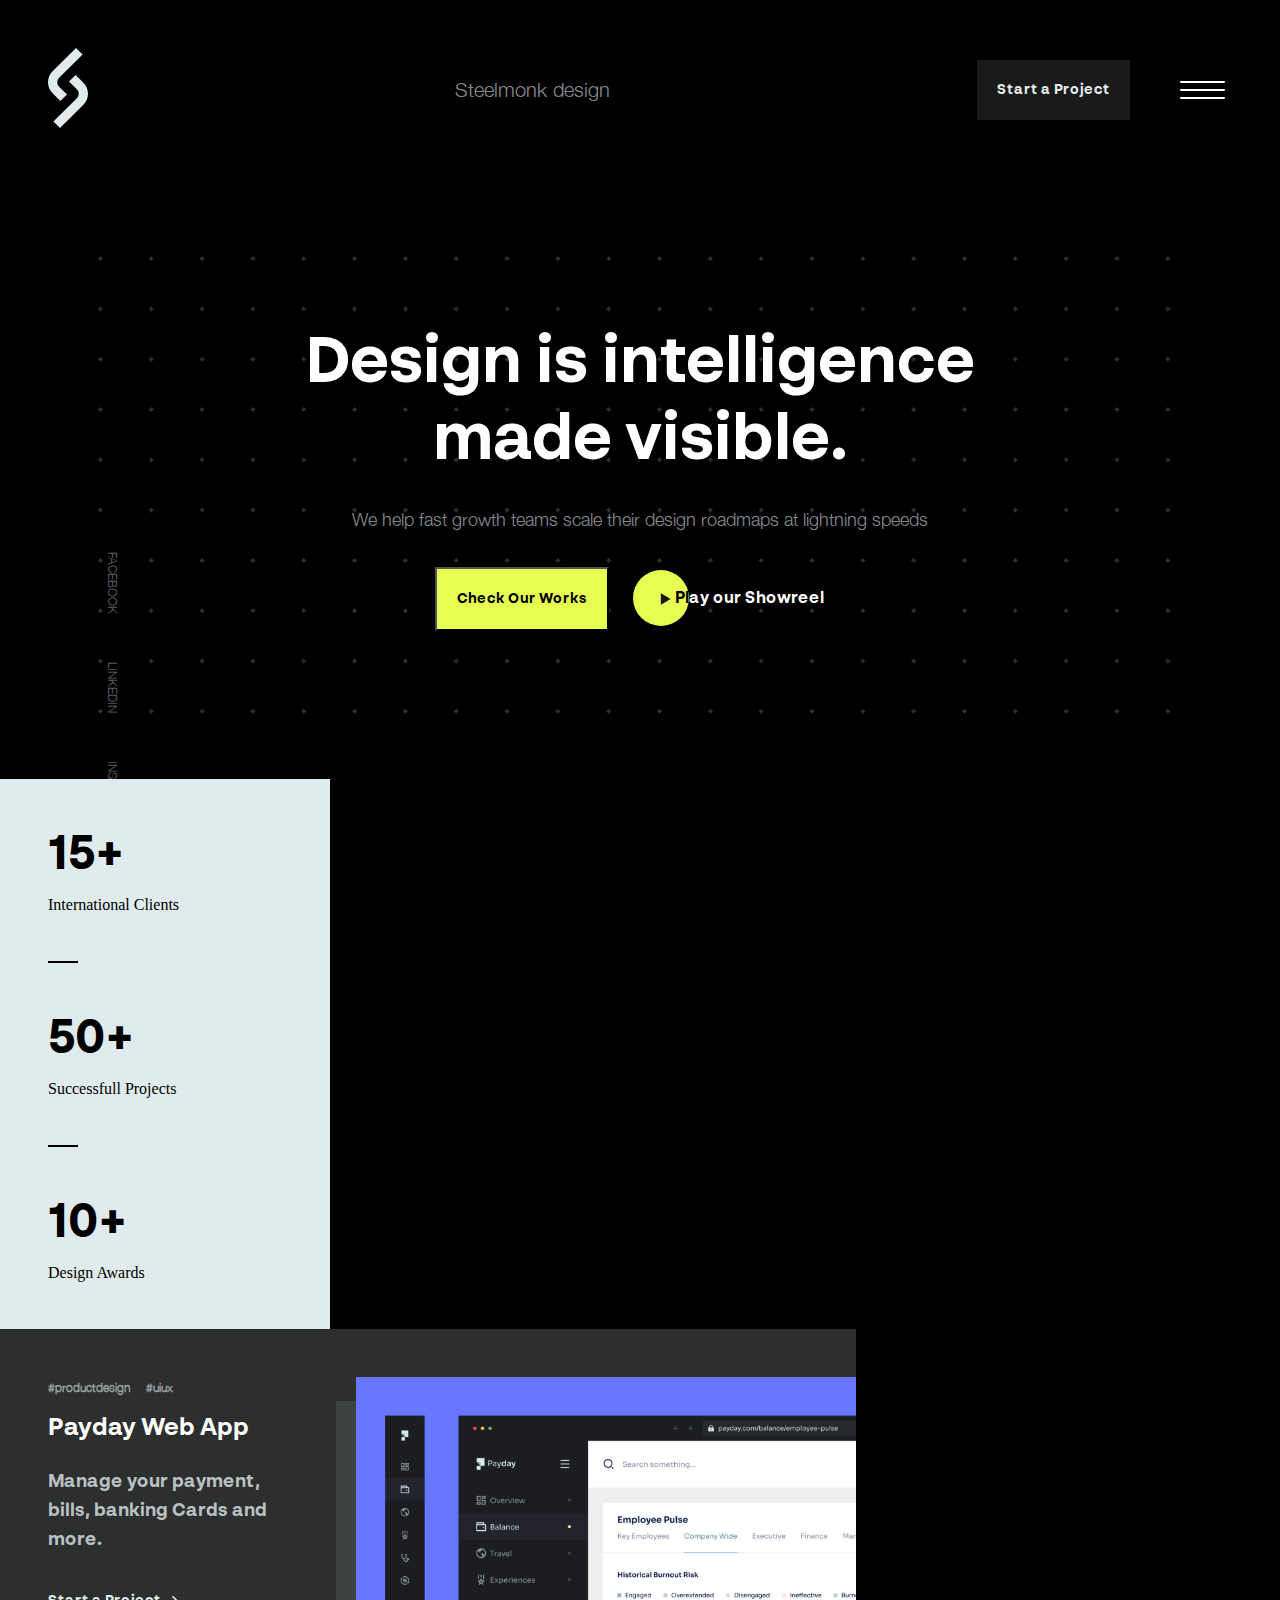
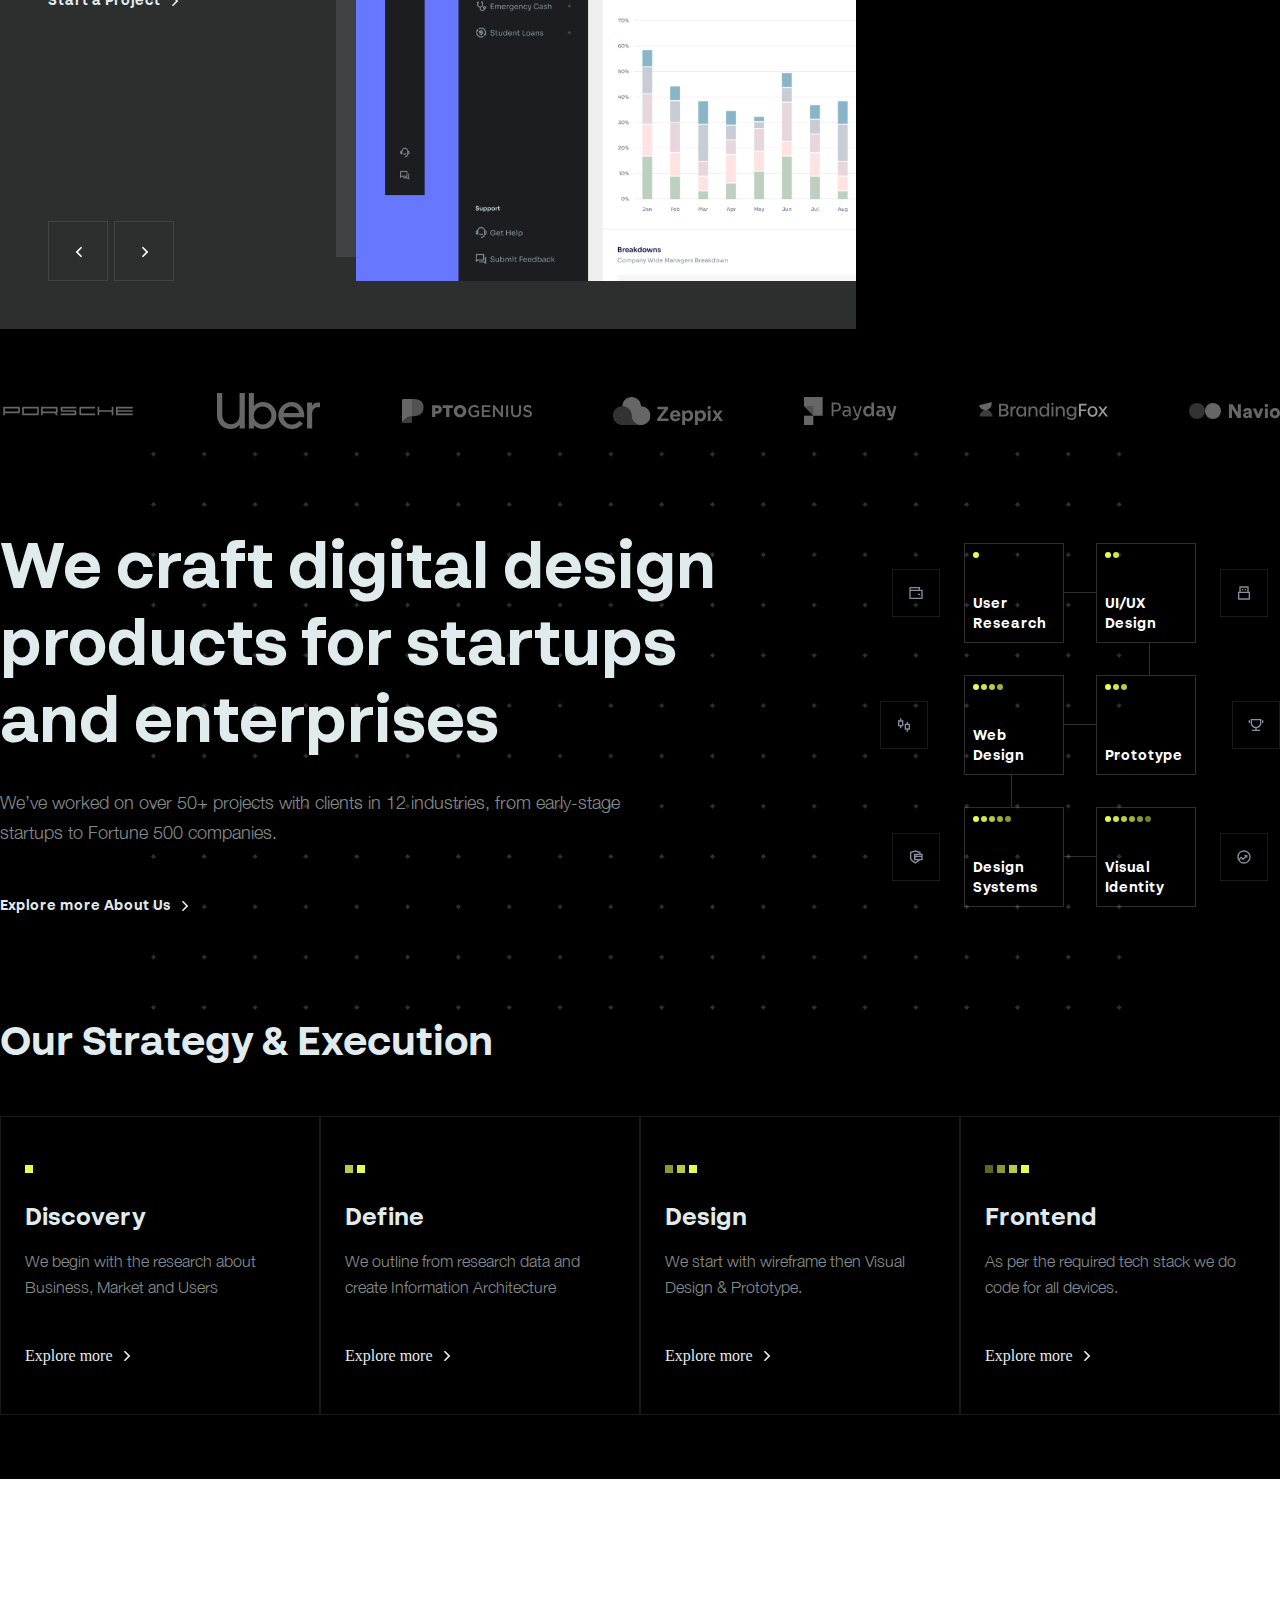
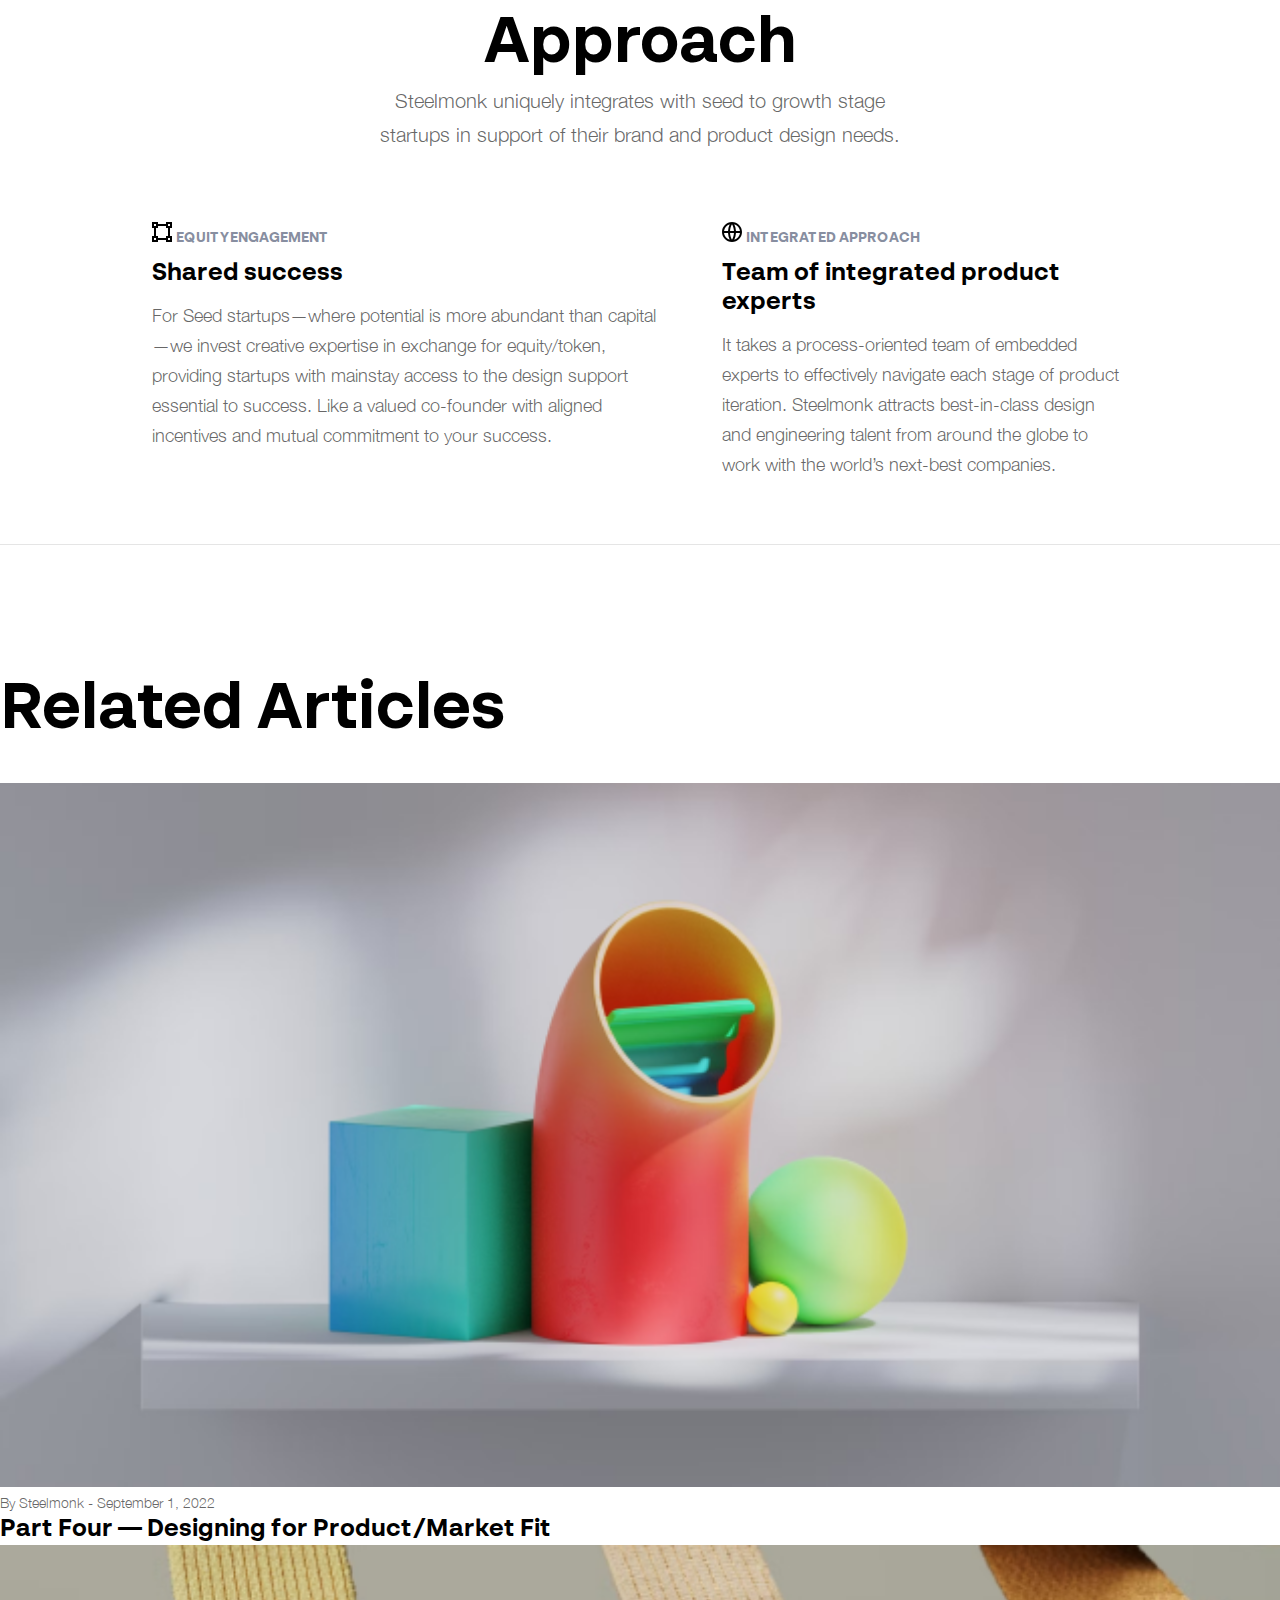
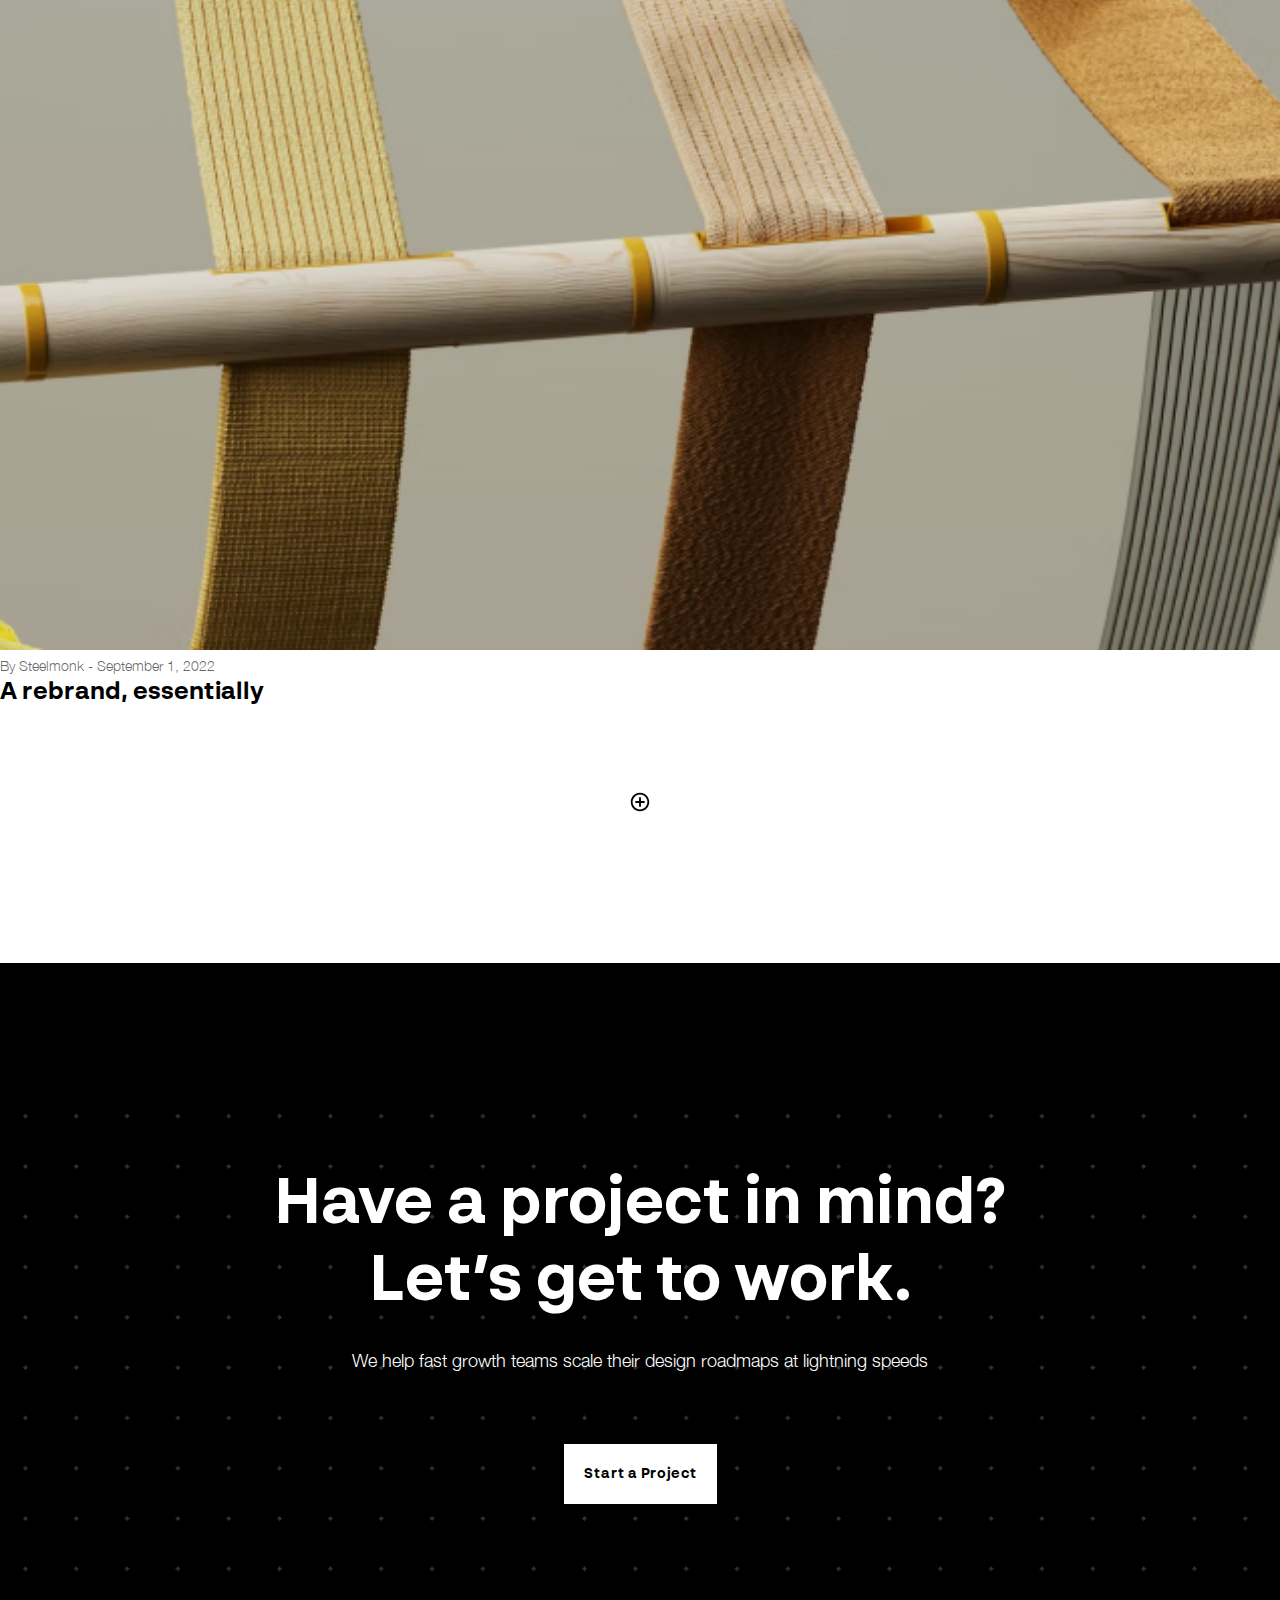
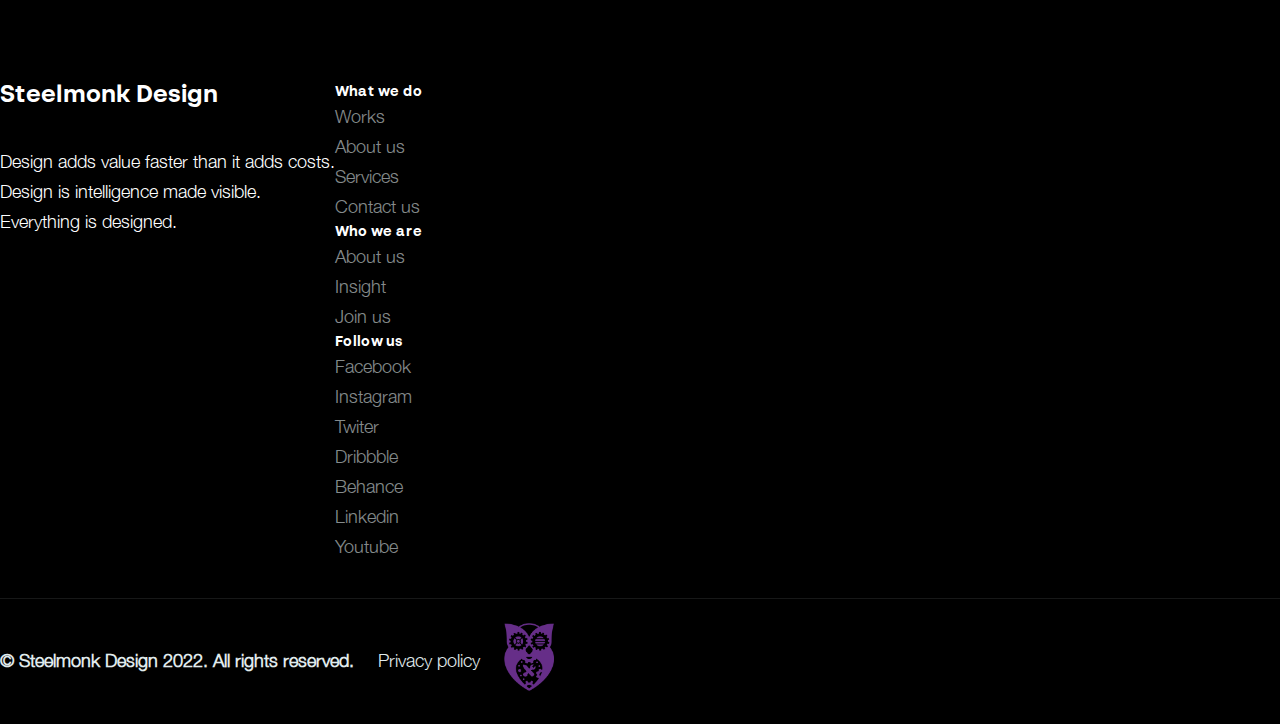
<file: index.html>
<!DOCTYPE html>
<html lang="en">
  <head>
    <meta charset="UTF-8" />
    <meta name="viewport" content="width=device-width, initial-scale=1.0" />
    <title>Steelmonk</title>
    <link rel="stylesheet" />
    <link
      href="https://cdn.jsdelivr.net/npm/bootstrap@5.3.2/dist/css/bootstrap.min.css"
      rel="stylesheet"
      integrity="sha384-T3c6CoIi6uLrA9TneNEoa7RxnatzjcDSCmG1MXxSR1GAsXEV/Dwwykc2MPK8M2HN"
      crossorigin="anonymous"
    />
    <link rel="stylesheet" href="css/main.css" />
  </head>
  <body id="body">
    <div class="body-links">
      <a href="#">FACEBOOK</a>
      <a href="#">LINKEDIN</a>
      <a href="#">INSTAGRAM</a>
      <div class="dots-space">
        <div class="dots"><!--content in scss--></div>
        <div class="dots"><!--content in scss--></div>
        <div class="dots"><!--content in scss--></div>
      </div>
    </div>
    <header class="container-fluid" id="header">
      <div class="col-sm-4">
        <a href="index.html"><img src="images/logo.svg" alt="Steelmonk" /></a>
      </div>
      <div class="col-sm-4 header-center">
        <span>Steelmonk design</span>
      </div>
      <div class="col-sm-4 header-end">
        <a href="start-project.html" class="btn header-btn">Start a Project</a>
        <div class="hamburger" onclick="toggleMenu()">
          <div class="hamburger-container">
            <div class="hamburger-inner"><!--content in scss--></div>
            <div class="hamburger-hidden"><!--content in scss--></div>
            <div class="hamburger-hidden right-line-1">
              <!--content in scss-->
            </div>
            <div class="hamburger-hidden right-line-2">
              <!--content in scss-->
            </div>
          </div>
        </div>
      </div>
    </header>
    <section class="menu" id="menu">
      <div class="container">
        <div class="row justify-content-center">
          <div class="col-4 d-none d-sm-block">
            <div class="menu-links">
              <span>Follow us</span>
              <ul>
                <li><a href="#">Facebook</a></li>
                <li><a href="#">Instagram</a></li>
                <li><a href="#">Twiter</a></li>
                <li><a href="#">Dribbble</a></li>
                <li><a href="#">Behance</a></li>
                <li><a href="#">Linkedin</a></li>
                <li><a href="#">Youtube</a></li>
              </ul>
            </div>
          </div>
          <div class="col-12 col-sm-4">
            <div class="menu-links-2">
              <span>Menu</span>
              <nav class="menu-nav">
                <ul class="nav-list">
                  <li><a href="#">Works</a></li>
                  <li><a href="#">About us</a></li>
                  <li><a href="#">Services </a></li>
                  <li><a href="#">Contact us</a></li>
                </ul>
              </nav>
              <p>Have a project in mind? Let’s get to work.</p>
            </div>
          </div>
          <div class="col-4 d-none d-md-block">
            <img src="images/menu-img.svg" alt="img" class="menu-img" />
          </div>
        </div>
      </div>
    </section>
    <section class="main container-fluid">
      <div class="stars">
        <!--content in scss-->
      </div>
      <div class="main-text">
        <h1>Design is intelligence made visible.</h1>
        <p>
          We help fast growth teams scale their design roadmaps at lightning
          speeds
        </p>
        <div class="main-buttons">
          <button class="btn">Check Our Works</button>
          <a class="main-link">
            <img src="images/play-mini-fill.svg" alt="play icon" />
            <span><span>Pl</span>ay our Showreel</span>
          </a>
        </div>
      </div>
    </section>
    <section class="container">
      <div class="payday">
        <div class="row">
          <div class="col-sm-4">
            <div class="payday-statistic">
              <div class="payday-nmb">
                <div class="payday-nmb-text">
                  <h3>15+</h3>
                  <p>International Clients</p>
                </div>
                <img src="images/arrow-right-up.svg" alt="arrow" />
              </div>
              <div class="payday-line">
                <!-- content in scss -->
              </div>

              <div class="payday-nmb">
                <div class="payday-nmb-text">
                  <h3>50+</h3>
                  <p>Successfull Projects</p>
                </div>
                <img src="images/arrow-right-up.svg" alt="arrow" />
              </div>
              <div class="payday-line">
                <!-- content in scss -->
              </div>
              <div class="payday-nmb">
                <div class="payday-nmb-text">
                  <h3>10+</h3>
                  <p>Design Awards</p>
                </div>
                <img src="images/arrow-right-up.svg" alt="arrow" />
              </div>
            </div>
          </div>
          <div class="col-md-8">
            <div class="payday-content">
              <div class="payday-content-column">
                <div class="payday-content-text">
                  <div class="hashtags">
                    <a href="#"><span> #productdesign</span></a>
                    <a href="#"><span> #uiux</span></a>
                  </div>
                  <div class="payday-text-title">
                    <h3>Payday Web App</h3>
                    <p>Manage your payment, bills, banking Cards and more.</p>
                    <a href="start-project.html"
                      >Start a Project
                      <img src="images/arrow-left.svg" alt="arrow"
                    /></a>
                  </div>
                </div>
                <img
                  src="images/payday-img.svg"
                  alt="statistic"
                  class="payday-responsive-img"
                />
                <div class="payday-buttons">
                  <button class="btn payday-btn">
                    <img src="images/arrow-left-s-line.svg" alt="arrow" />
                  </button>
                  <button class="btn payday-btn">
                    <img src="images/arrow-right-s-line.svg" alt="arrow" />
                  </button>
                </div>
              </div>
              <div class="main-payday-column">
                <div class="payday-square"><!--content in scss--></div>
                <img src="images/payday-img.svg" alt="statistic" />
              </div>
            </div>
          </div>
        </div>
      </div>
    </section>
    <section class="container partners overflow-hidden">
      <img src="images/partners/porche.svg" alt="porche-log" /><img
        src="images/partners/uber.svg"
        alt="uber"
      /><img src="images/partners/ptogenius.svg" alt="ptogenius" /><img
        src="images/partners/zeppix.svg"
        alt="zeppix"
      /><img src="images/partners/payday.svg" alt="payday" /><img
        src="images/partners/brandingfox.svg"
        alt="brandingfox"
      />
      <img src="images/partners/navio.svg" alt="navio" />
    </section>
    <section class="container about-us">
      <div class="stars center">
        <!--content in scss-->
      </div>
      <div class="about-us-text">
        <h2>We craft digital design products for startups and enterprises</h2>
        <p>
          We’ve worked on over 50+ projects with clients in 12 industries, from
          early-stage <br />startups to Fortune 500 companies.
        </p>
        <a href="#"
          ><span>Explore more About Us</span>
          <img src="images/arrow-left.svg" alt="arrow"
        /></a>
      </div>
      <div class="about-us-content">
        <div class="about-us-row">
          <img src="images/icons/wallet-line.svg" alt="wallet" />
          <div class="about-row-content">
            <div class="about-square">
              <div class="square-circles">
                <div class="circle"><!--content in scss--></div>
              </div>
              <p>User<br />Research</p>
            </div>
            <div class="line"><!--content in scss--></div>
            <div class="about-square">
              <div class="square-circles">
                <div class="circle"><!--content in scss--></div>
                <div class="circle-1"><!--content in scss--></div>
              </div>
              <p>UI/UX<br />Design</p>
            </div>
          </div>
          <img src="images/icons/u-disk-line.svg" alt="usb" />
        </div>
        <div class="line"><!--content in scss--></div>
        <div class="vertical-line"><!--content in scss--></div>
        <div class="about-us-row-center">
          <img src="images/icons/stock-line.svg" alt="stock" />
          <div class="about-row-content">
            <div class="about-square">
              <div class="square-circles">
                <div class="circle"><!--content in scss--></div>
                <div class="circle-1"><!--content in scss--></div>
                <div class="circle-2"><!--content in scss--></div>
                <div class="circle-3"><!--content in scss--></div>
              </div>
              <p>Web<br />Design</p>
            </div>
            <div class="line"><!--content in scss--></div>
            <div class="about-square">
              <div class="square-circles">
                <div class="circle"><!--content in scss--></div>
                <div class="circle-1"><!--content in scss--></div>
                <div class="circle-2"><!--content in scss--></div>
              </div>
              <p>Prototype</p>
            </div>
          </div>
          <img src="images/icons/trophy-line.svg" alt="cup icon" />
        </div>
        <div class="line"><!--content in scss--></div>
        <div class="vertical-line-2"><!--content in scss--></div>
        <div class="about-us-row">
          <img
            src="images/icons/secure-payment-line.svg"
            alt="secure payment"
          />
          <div class="about-row-content">
            <div class="about-square">
              <div class="square-circles">
                <div class="circle"><!--content in scss--></div>
                <div class="circle-1"><!--content in scss--></div>
                <div class="circle-2"><!--content in scss--></div>
                <div class="circle-3"><!--content in scss--></div>
                <div class="circle-4"><!--content in scss--></div>
              </div>
              <p>Design<br />Systems</p>
            </div>
            <div class="line"><!--content in scss--></div>
            <div class="about-square">
              <div class="square-circles">
                <div class="circle"><!--content in scss--></div>
                <div class="circle-1"><!--content in scss--></div>
                <div class="circle-2"><!--content in scss--></div>
                <div class="circle-3"><!--content in scss--></div>
                <div class="circle-4"><!--content in scss--></div>
                <div class="circle-5"><!--content in scss--></div>
              </div>
              <p>Visual<br />Identity</p>
            </div>
          </div>
          <img src="images/icons/funds-line.svg" alt="usb" />
        </div>
      </div>
      <a href="#"
        ><span>Explore more About Us</span>
        <img src="images/arrow-left.svg" alt="arrow"
      /></a>
    </section>
    <section class="strategy container">
      <h2>Our Strategy & Execution</h2>
      <div class="container strategy-content">
        <div class="strategy-square">
          <div class="strategy-small-squares">
            <div class="small-square"><!--content in scss--></div>
          </div>
          <h3>Discovery</h3>
          <p>We begin with the research about Business, Market and Users</p>
          <a href="#"
            >Explore more <img src="images/arrow-left.svg" alt="arrow"
          /></a>
        </div>
        <div class="strategy-square">
          <div class="strategy-small-squares">
            <div class="small-square-2"><!--content in scss--></div>
            <div class="small-square"><!--content in scss--></div>
          </div>
          <h3>Define</h3>
          <p>
            We outline from research data and create Information Architecture
          </p>
          <a href="#"
            >Explore more <img src="images/arrow-left.svg" alt="arrow"
          /></a>
        </div>
        <div class="strategy-square">
          <div class="strategy-small-squares">
            <div class="small-square-3"><!--content in scss--></div>
            <div class="small-square-2"><!--content in scss--></div>
            <div class="small-square"><!--content in scss--></div>
          </div>
          <h3>Design</h3>
          <p>We start with wireframe then Visual Design & Prototype.</p>
          <a href="#"
            >Explore more <img src="images/arrow-left.svg" alt="arrow"
          /></a>
        </div>
        <div class="strategy-square">
          <div class="strategy-small-squares">
            <div class="small-square-4"><!--content in scss--></div>
            <div class="small-square-3"><!--content in scss--></div>
            <div class="small-square-2"><!--content in scss--></div>
            <div class="small-square"><!--content in scss--></div>
          </div>
          <h3>Frontend</h3>
          <p>As per the required tech stack we do code for all devices.</p>
          <a href="#"
            >Explore more <img src="images/arrow-left.svg" alt="arrow"
          /></a>
        </div>
      </div>
    </section>
    <section class="approach container-fluid flex-column">
      <div class="container d-flex justify-content-between">
        <div class="approach-title">
          <h2 class="mb-4">Approach</h2>
          <p>
            Steelmonk uniquely integrates with seed to growth stage startups in
            support of their brand and product design needs.
          </p>
        </div>
        <div class="approach-text">
          <div class="approach-text-div approach-text-div-1">
            <img
              src="images/icons/square-icon.svg"
              alt="square-icon"
              class="mb-4"
            />
            <span class="d-block">EQUITY ENGAGEMENT</span>
            <h4>Shared success</h4>
            <p>
              For Seed startups—where potential is more abundant than capital—we
              invest creative expertise in exchange for equity/token, providing
              startups with mainstay access to the design support essential to
              success. Like a valued co-founder with aligned incentives and
              mutual commitment to your success.
            </p>
          </div>
          <div class="approach-text-div approach-text-div-2">
            <img
              src="images/icons/web-world.svg"
              alt="square-icon"
              class="mb-4"
            />
            <span class="d-block">INTEGRATED APPROACH</span>
            <h4>Team of integrated product experts</h4>
            <p>
              It takes a process-oriented team of embedded experts to
              effectively navigate each stage of product iteration. Steelmonk
              attracts best-in-class design and engineering talent from around
              the globe to work with the world’s next-best companies.
            </p>
          </div>
        </div>
      </div>
    </section>
    <section class="articles container-fluid flex-column">
      <div class="container flex-column">
        <h2>Related Articles</h2>
        <div
          class="d-flex justify-content-center gap-4 flex-column flex-sm-row"
        >
          <div class="col-sm-6">
            <img src="images/figures.png" alt="figures" class="mb-4" />
            <p class="mb-3">By Steelmonk - September 1, 2022</p>
            <h3>Part Four — Designing for Product/Market Fit</h3>
          </div>
          <div class="col-sm-6">
            <img src="images/weaving.png" alt="weaving" class="mb-4" />
            <p class="mb-3">By Steelmonk - September 1, 2022</p>
            <h3>A rebrand, essentially</h3>
          </div>
        </div>
      </div>
      <img src="images/icons/plus.svg" alt="plus icon" class="articles-icon" />
    </section>
    <footer class="container">
      <div class="footer-text">
        <h2>Have a project in mind? Let’s get to work.</h2>
        <p>
          We help fast growth teams scale their design roadmaps at lightning
          speeds
        </p>
        <a href="start-project.html" class="footer-btn">Start a Project</a>
      </div>
      <div class="footer-menu">
        <div class="col-sm-6">
          <div class="footer-menu-title">
            <h2>Steelmonk Design</h2>
            <div class="footer-animation overflow-hidden">
              <ul>
                <li class="text-nowrap">
                  Design adds value faster than it adds costs.
                </li>
                <li class="text-nowrap">
                  Design is intelligence made visible.
                </li>
                <li class="text-nowrap">Everything is designed.</li>
              </ul>
            </div>
          </div>
        </div>
        <div class="col-sm-6">
          <div class="row">
            <div class="col-4 d-flex flex-column gap-3">
              <span>What we do</span>
              <nav class="menu-nav">
                <ul class="d-flex flex-column gap-3">
                  <li><a href="#">Works</a></li>
                  <li><a href="#">About us</a></li>
                  <li><a href="#">Services </a></li>
                  <li><a href="#">Contact us</a></li>
                </ul>
              </nav>
            </div>
            <div class="col-4 footer-about d-flex flex-column gap-3">
              <span>Who we are</span>
              <nav>
                <ul class="d-flex flex-column gap-3">
                  <li><a href="#">About us</a></li>
                  <li><a href="#">Insight</a></li>
                  <li><a href="#">Join us</a></li>
                </ul>
              </nav>
            </div>
            <div class="col-4 footer-contact d-flex flex-column gap-3">
              <span>Follow us</span>
              <ul class="d-flex flex-column gap-3">
                <li><a href="#">Facebook</a></li>
                <li><a href="#">Instagram</a></li>
                <li><a href="#">Twiter</a></li>
                <li><a href="#">Dribbble</a></li>
                <li><a href="#">Behance</a></li>
                <li><a href="#">Linkedin</a></li>
                <li><a href="#">Youtube</a></li>
              </ul>
            </div>
          </div>
        </div>
      </div>
      <div class="copyright">
        <span>© Steelmonk Design 2022. All rights reserved.</span>
        <a href="#">Privacy policy</a>
        <a href="https://geolab.edu.ge/">
          <img src="images/geolab.png" alt="geolab"
        /></a>
      </div>
    </footer>
  </body>
  <script src="js/script.js"></script>
  <script src="https://ajax.googleapis.com/ajax/libs/jquery/3.7.1/jquery.min.js"></script>
  <script
    src="https://cdn.jsdelivr.net/npm/bootstrap@5.3.2/dist/js/bootstrap.bundle.min.js"
    integrity="sha384-C6RzsynM9kWDrMNeT87bh95OGNyZPhcTNXj1NW7RuBCsyN/o0jlpcV8Qyq46cDfL"
    crossorigin="anonymous"
  ></script>
</html>
</file>
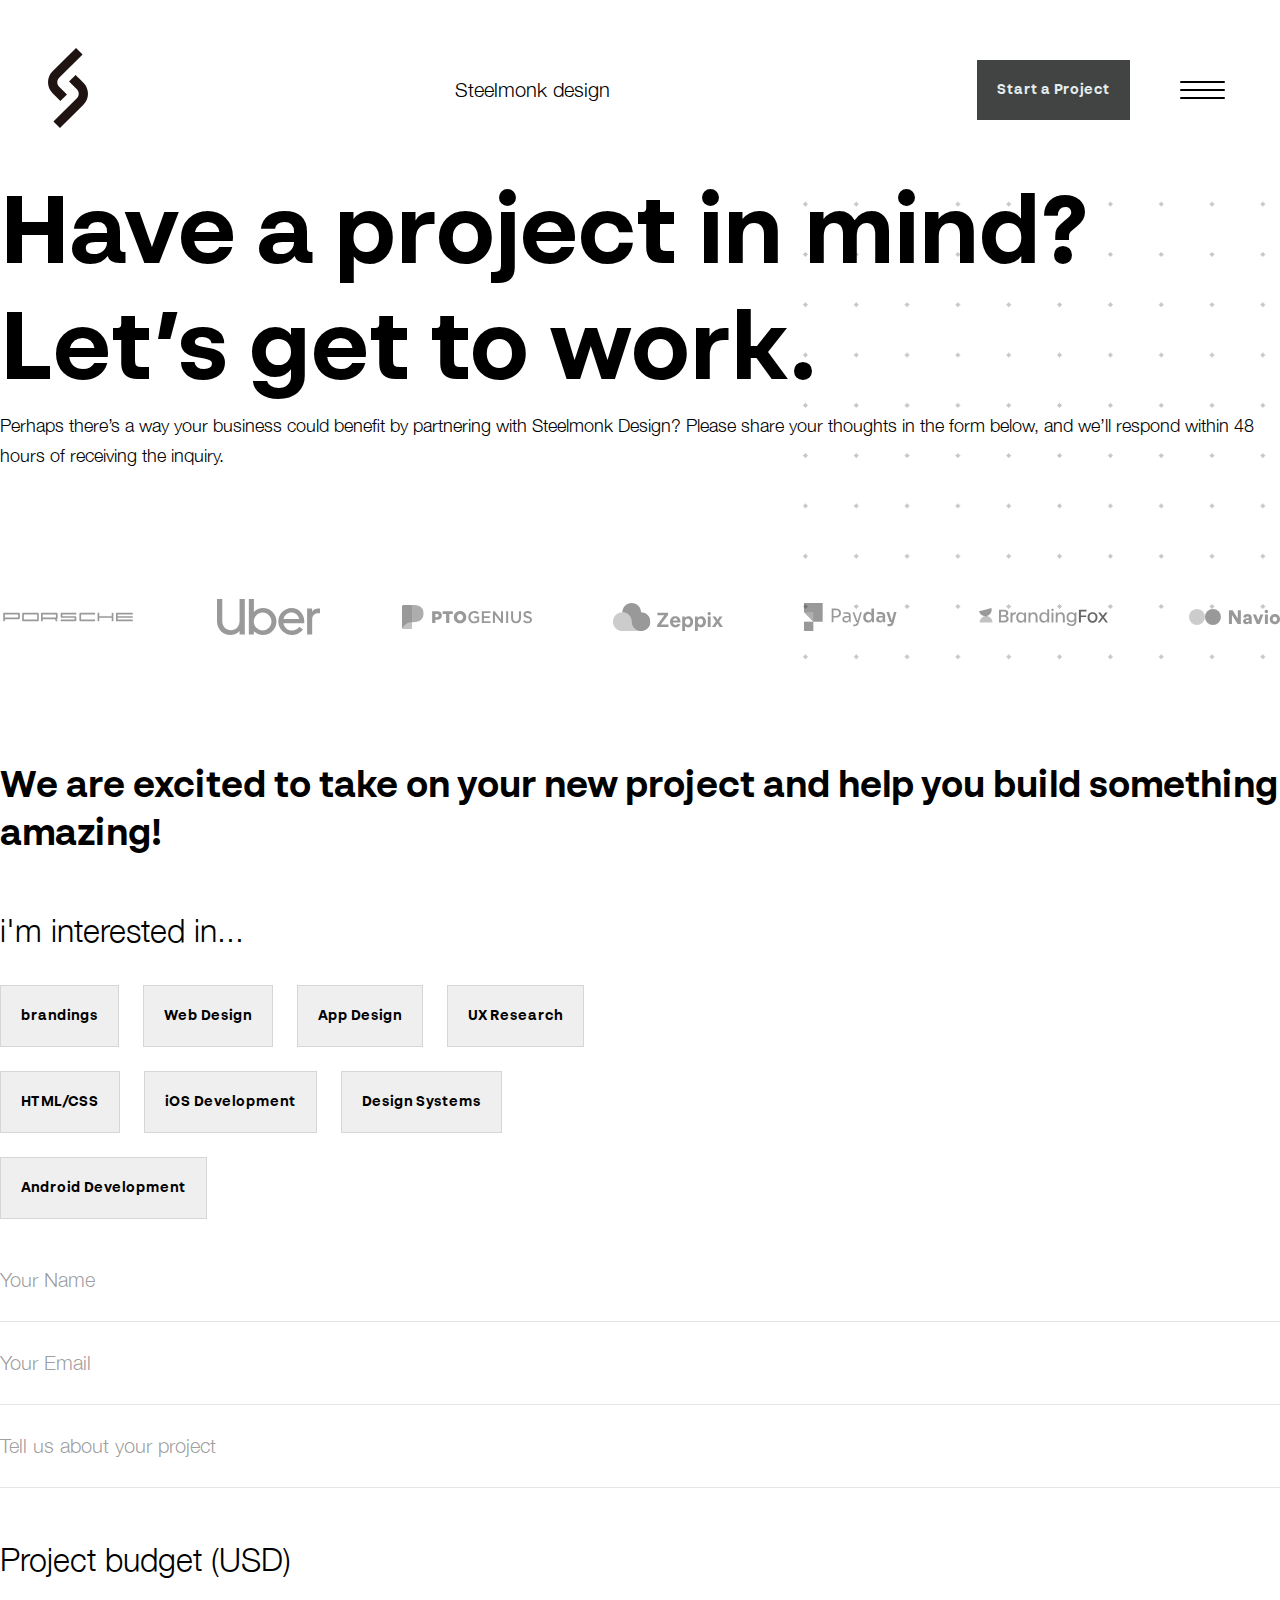
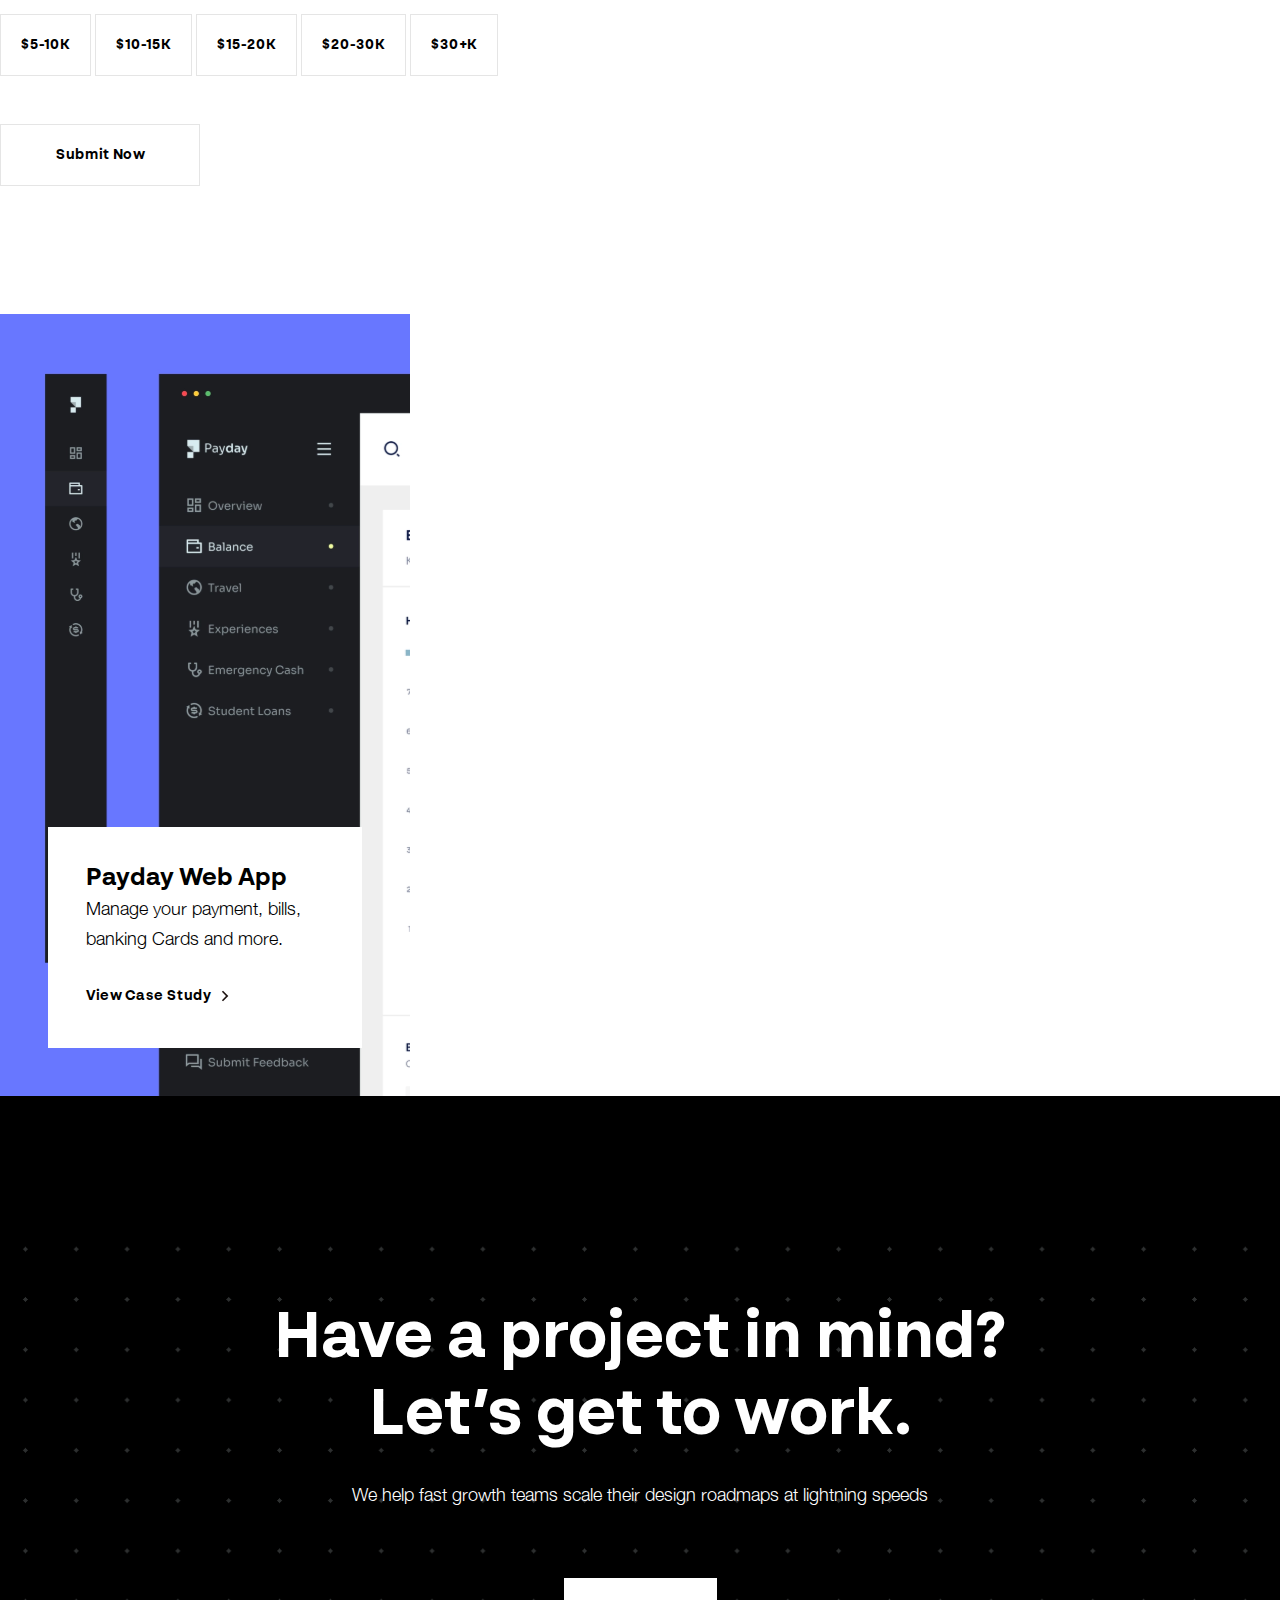
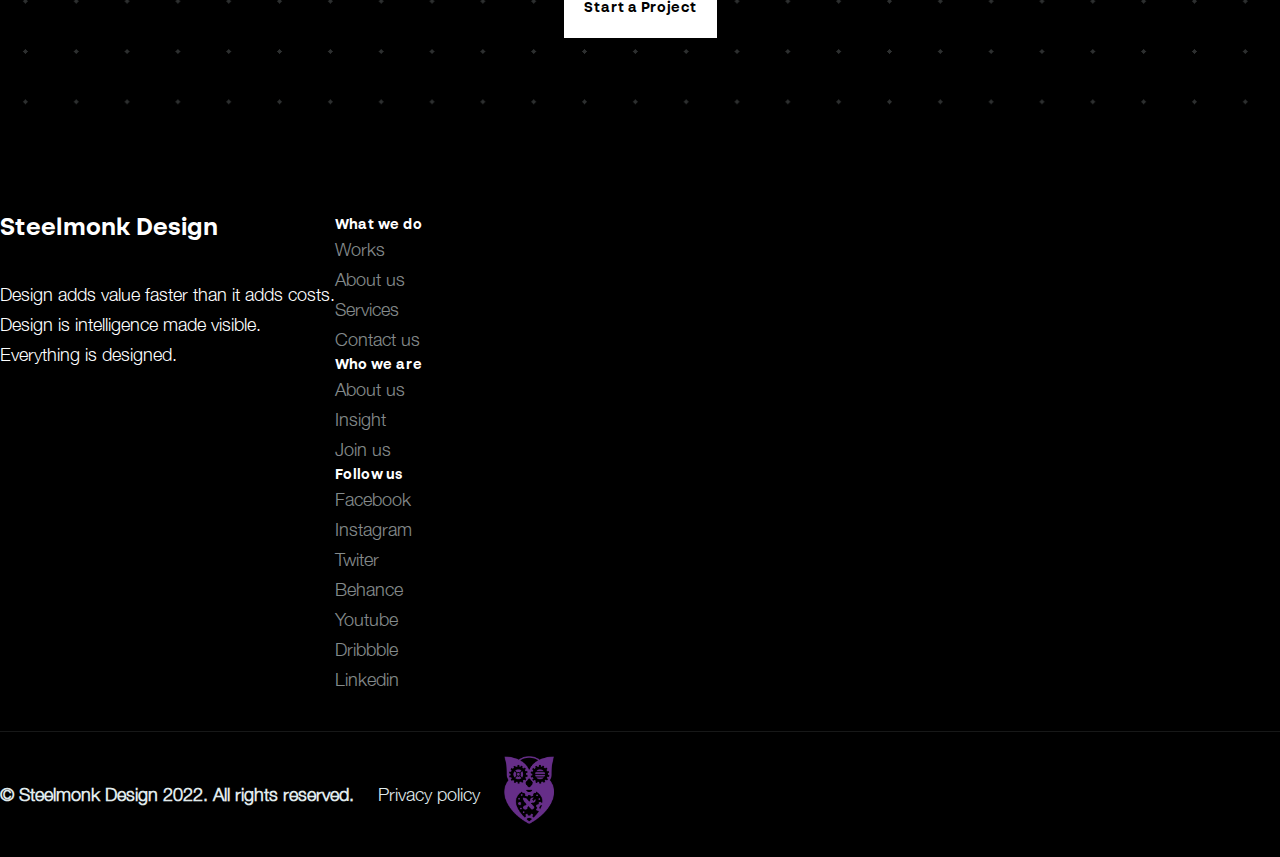
<file: start-project.html>
<!DOCTYPE html>
<html lang="en">
  <head>
    <meta charset="UTF-8" />
    <meta name="viewport" content="width=device-width, initial-scale=1.0" />
    <title>Document</title>
    <link rel="stylesheet" />
    <link
      href="https://cdn.jsdelivr.net/npm/bootstrap@5.3.2/dist/css/bootstrap.min.css"
      rel="stylesheet"
      integrity="sha384-T3c6CoIi6uLrA9TneNEoa7RxnatzjcDSCmG1MXxSR1GAsXEV/Dwwykc2MPK8M2HN"
      crossorigin="anonymous"
    />
    <link rel="stylesheet" href="css/main.css" />
  </head>
  <body id="start-project">
    <header class="container-fluid" id="header">
      <div class="col-sm-4">
        <a href="index.html"><img src="images/logo.svg" alt="Steelmonk" /></a>
      </div>
      <div class="col-sm-4 header-center">
        <span>Steelmonk design</span>
      </div>
      <div class="col-sm-4 header-end">
        <a class="btn header-btn">Start a Project</a>
        <div class="hamburger" onclick="toggleMenu()">
          <div class="hamburger-container">
            <div class="hamburger-inner"></div>
            <div class="hamburger-hidden"></div>
            <div class="hamburger-hidden right-line-1"></div>
            <div class="hamburger-hidden right-line-2"></div>
          </div>
        </div>
      </div>
    </header>
    <section class="menu" id="menu">
      <div class="container">
        <div class="row justify-content-center">
          <div class="col-4 d-none d-sm-block">
            <div class="menu-links">
              <span>Follow us</span>
              <ul>
                <li><a href="#">Facebook</a></li>
                <li><a href="#">Instagram</a></li>
                <li><a href="#">Twiter</a></li>
                <li><a href="#">Dribbble</a></li>
                <li><a href="#">Behance</a></li>
                <li><a href="#">Linkedin</a></li>
                <li><a href="#">Youtube</a></li>
              </ul>
            </div>
          </div>
          <div class="col-12 col-sm-4">
            <div class="menu-links-2">
              <span>Menu</span>
              <nav class="menu-nav">
                <ul class="nav-list">
                  <li><a href="#"> Works </a></li>
                  <li><a href="#"> About us </a></li>
                  <li><a href="#"> Services </a></li>
                  <li><a href="#"> Contact us </a></li>
                </ul>
              </nav>
              <p>Have a project in mind? Let’s get to work.</p>
            </div>
          </div>
          <div class="col-4 d-none d-md-block">
            <img src="images/menu-img.svg" alt="img" class="menu-img" />
          </div>
        </div>
      </div>
    </section>
    <section class="second-hero">
      <div class="container">
        <div class="col-9">
          <div class="second-hero-text">
            <h1>Have a project in mind? Let’s get to work.</h1>
            <p>
              Perhaps there’s a way your business could benefit by partnering
              with Steelmonk Design? Please share your thoughts in the form
              below, and we’ll respond within 48 hours of receiving the inquiry.
            </p>
          </div>

          <div class="second-stars"><!--content in scss--></div>
        </div>
      </div>
    </section>
    <section class="container">
      <div class="second-partners">
        <img src="images/partners/porche.svg" alt="porche-log" /><img
          src="images/partners/uber.svg"
          alt="uber"
        /><img src="images/partners/ptogenius.svg" alt="ptogenius" /><img
          src="images/partners/zeppix.svg"
          alt="zeppix"
        /><img src="images/partners/payday.svg" alt="payday" /><img
          src="images/partners/brandingfox.svg"
          alt="brandingfox"
        />
        <img src="images/partners/navio.svg" alt="navio" />
      </div>
    </section>
    <section class="container">
      <div class="offers">
        <div class="row">
          <div class="col-8 m-auto">
            <div class="offers-content">
              <h2>
                We are excited to take on your new project and help you build
                something amazing!
              </h2>
              <div class="offers-text">
                <p>i'm interested in...</p>
                <div class="offers-buttons">
                  <button class="btn offers-btn">brandings</button>
                  <button class="btn offers-btn">Web Design</button>
                  <button class="btn offers-btn">App Design</button>
                  <button class="btn offers-btn">UX Research</button>
                  <button class="btn offers-btn">HTML/CSS</button>
                  <button class="btn offers-btn">iOS Development</button>
                  <button class="btn offers-btn">Design Systems</button>
                  <button class="btn offers-btn">Android Development</button>
                </div>
              </div>
              <form action="#">
                <input type="text" placeholder="Your Name" />
                <input type="email" placeholder="Your Email" />
                <input type="text" placeholder="Tell us about your project" />

                <div class="budget">
                  <h4>Project budget (USD)</h4>
                  <div class="d-flex gap-4 budget-buttons">
                    <button class="budget-btn">$5-10K</button>
                    <button class="budget-btn">$10-15K</button>
                    <button class="budget-btn">$15-20K</button>
                    <button class="budget-btn">$20-30K</button>
                    <button class="budget-btn">$30+K</button>
                  </div>
                  <button type="submit" class="btn btn-primary budget-submit">
                    Submit Now
                  </button>
                </div>
              </form>
            </div>
          </div>
          <div class="col-4 d-none d-xl-block">
            <div class="offers-img">
              <div class="offers-square">
                <h3 class="mb-3">Payday Web App</h3>
                <p>Manage your payment, bills, banking Cards and more.</p>
                <a href="#"
                  >View Case Study <img src="images/arrow-left.svg" alt="arrow"
                /></a>
              </div>
            </div>
          </div>
        </div>
      </div>
    </section>
    <footer class="container-fluid">
      <div class="container">
        <div class="footer-text">
          <h2>Have a project in mind? Let’s get to work.</h2>
          <p>
            We help fast growth teams scale their design roadmaps at lightning
            speeds
          </p>
          <a href="start-project.html" class="footer-btn">Start a Project</a>
        </div>
        <div class="footer-menu">
          <div class="col-sm-6">
            <div class="footer-menu-title">
              <h2>Steelmonk Design</h2>
              <div class="footer-animation overflow-hidden">
                <ul>
                  <li class="text-nowrap">
                    Design adds value faster than it adds costs.
                  </li>
                  <li class="text-nowrap">
                    Design is intelligence made visible.
                  </li>
                  <li class="text-nowrap">Everything is designed.</li>
                </ul>
              </div>
            </div>
          </div>
          <div class="col-sm-6">
            <div class="row">
              <div class="col-4 d-flex flex-column gap-3">
                <span>What we do</span>
                <nav class="menu-nav">
                  <ul class="d-flex flex-column gap-3">
                    <li><a href="#"> Works </a></li>
                    <li><a href="#"> About us </a></li>
                    <li><a href="#"> Services </a></li>
                    <li><a href="#"> Contact us </a></li>
                  </ul>
                </nav>
              </div>
              <div class="col-4 footer-about d-flex flex-column gap-3">
                <span>Who we are</span>
                <nav>
                  <ul class="d-flex flex-column gap-3">
                    <li><a href="#">About us</a></li>
                    <li><a href="#">Insight</a></li>
                    <li><a href="#">Join us</a></li>
                  </ul>
                </nav>
              </div>
              <div class="col-4 footer-contact d-flex flex-column gap-3">
                <span>Follow us</span>
                <ul class="d-flex flex-column gap-3">
                  <li><a href="#">Facebook</a></li>
                  <li><a href="#">Instagram</a></li>
                  <li><a href="#">Twiter</a></li>
                  <li><a href="#">Behance</a></li>
                  <li><a href="#">Youtube</a></li>
                  <li><a href="#">Dribbble</a></li>
                  <li><a href="#">Linkedin</a></li>
                </ul>
              </div>
            </div>
          </div>
        </div>
        <div class="copyright">
          <span>© Steelmonk Design 2022. All rights reserved.</span>
          <a href="#">Privacy policy</a>
          <a href="https://geolab.edu.ge/">
            <img src="images/geolab.png" alt="geolab"
          /></a>
        </div>
      </div>
    </footer>
  </body>
  <script src="js/script.js"></script>
  <script src="https://ajax.googleapis.com/ajax/libs/jquery/3.7.1/jquery.min.js"></script>
  <script
    src="https://cdn.jsdelivr.net/npm/bootstrap@5.3.2/dist/js/bootstrap.bundle.min.js"
    integrity="sha384-C6RzsynM9kWDrMNeT87bh95OGNyZPhcTNXj1NW7RuBCsyN/o0jlpcV8Qyq46cDfL"
    crossorigin="anonymous"
  ></script>
</html>
</file>
<file: css/main.css>
html,body,div,span,applet,object,iframe,h1,h2,h3,h4,h5,h6,p,blockquote,pre,a,abbr,acronym,address,big,cite,code,del,dfn,em,img,ins,kbd,q,s,samp,small,strike,strong,sub,sup,tt,var,b,u,i,center,dl,dt,dd,ol,ul,li,fieldset,form,label,legend,table,caption,tbody,tfoot,thead,tr,th,td,article,aside,canvas,details,embed,figure,figcaption,footer,header,hgroup,menu,nav,output,ruby,section,summary,time,mark,audio,video{margin:0;padding:0;border:0;font-size:100%;font:inherit;vertical-align:baseline}article,aside,details,figcaption,figure,footer,header,hgroup,menu,nav,section{display:block}body{line-height:1}ol,ul{list-style:none}blockquote,q{quotes:none}blockquote:before,blockquote:after,q:before,q:after{content:"";content:none}table{border-collapse:collapse;border-spacing:0}a{text-decoration:none}*{-webkit-box-sizing:border-box;box-sizing:border-box}header{background-color:#000;display:-webkit-box;display:-ms-flexbox;display:flex;-webkit-box-align:center;-ms-flex-align:center;align-items:center;-webkit-box-pack:justify;-ms-flex-pack:justify;justify-content:space-between;padding:48px}header .header-center{display:-webkit-box;display:-ms-flexbox;display:flex;-webkit-box-pack:center;-ms-flex-pack:center;justify-content:center}header .header-center span{font-family:Helvetica Neue;font-size:20px;line-height:34px;color:rgba(224,235,237,.6);cursor:default}header .header-end{display:-webkit-box;display:-ms-flexbox;display:flex;-webkit-box-pack:end;-ms-flex-pack:end;justify-content:end;-webkit-column-gap:42px;-moz-column-gap:42px;column-gap:42px;-webkit-box-align:center;-ms-flex-align:center;align-items:center}header .header-end .header-btn{font-family:BRSonoma-Bold;font-size:14px;font-weight:700;line-height:20px;color:#e0ebed;padding:20px;background:none;-webkit-transition:all .3s;-o-transition:all .3s;transition:all .3s;position:relative;cursor:pointer;outline:none}header .header-end .header-btn:hover{color:#e6fe52}header .header-end .header-btn.header-btn::before{content:"";position:absolute;top:0;left:0;width:100%;height:100%;z-index:1;background-color:rgba(255,255,255,.1);-webkit-transition:all .3s;-o-transition:all .3s;transition:all .3s}header .header-end .header-btn:hover::before{opacity:0;-webkit-transform:scale(0.5, 0.5);-ms-transform:scale(0.5, 0.5);transform:scale(0.5, 0.5)}header .header-end .header-btn.header-btn::after{content:"";position:absolute;top:0;left:0;width:100%;height:100%;z-index:1;border:1px solid #e6fe52;-webkit-transition:all .3s;-o-transition:all .3s;transition:all .3s;-webkit-transform:scale(1.3);-ms-transform:scale(1.3);transform:scale(1.3);opacity:0}header .header-end .header-btn:hover::after{opacity:1;-webkit-transform:scale(1);-ms-transform:scale(1);transform:scale(1)}.hamburger{width:60px;height:24px;padding:4px 7.5px;overflow:hidden}.hamburger .hamburger-container{width:45px;height:18px;display:-webkit-box;display:-ms-flexbox;display:flex;-webkit-box-orient:vertical;-webkit-box-direction:normal;-ms-flex-direction:column;flex-direction:column;-webkit-box-align:center;-ms-flex-align:center;align-items:center;-webkit-box-pack:center;-ms-flex-pack:center;justify-content:center;cursor:pointer;position:relative}.hamburger .hamburger-container .hamburger-inner{position:absolute;width:100%;height:2px;background-color:#fff;border-radius:4px;-webkit-transform:translate(0, -50%);-ms-transform:translate(0, -50%);transform:translate(0, -50%);opacity:1;-webkit-transition-property:opacity,-webkit-transform;transition-property:opacity,-webkit-transform;-o-transition-property:transform,opacity;transition-property:transform,opacity;transition-property:transform,opacity,-webkit-transform;-webkit-transition-timing-function:ease;-o-transition-timing-function:ease;transition-timing-function:ease;-webkit-transition-duration:.4s;-o-transition-duration:.4s;transition-duration:.4s}.hamburger .hamburger-container:hover .hamburger-inner{-webkit-transform:translate(-53px);-ms-transform:translate(-53px);transform:translate(-53px);opacity:0}.hamburger .hamburger-container::after{content:"";position:absolute;top:0px;width:100%;height:2px;background-color:#fff;border-radius:4px;opacity:1;-webkit-transition-property:opacity,-webkit-transform;transition-property:opacity,-webkit-transform;-o-transition-property:transform,opacity;transition-property:transform,opacity;transition-property:transform,opacity,-webkit-transform;-webkit-transition-timing-function:ease;-o-transition-timing-function:ease;transition-timing-function:ease;-webkit-transition-duration:.4s;-o-transition-duration:.4s;transition-duration:.4s;-webkit-transform:translate(0, -50%);-ms-transform:translate(0, -50%);transform:translate(0, -50%)}.hamburger .hamburger-container::before{content:"";position:absolute;bottom:0px;width:100%;height:2px;background-color:#fff;border-radius:4px;opacity:1;-webkit-transition-property:opacity,-webkit-transform;transition-property:opacity,-webkit-transform;-o-transition-property:transform,opacity;transition-property:transform,opacity;transition-property:transform,opacity,-webkit-transform;-webkit-transition-timing-function:ease;-o-transition-timing-function:ease;transition-timing-function:ease;-webkit-transition-duration:.4s;-o-transition-duration:.4s;transition-duration:.4s;-webkit-transform:translate(0, -50%);-ms-transform:translate(0, -50%);transform:translate(0, -50%)}.hamburger .hamburger-container:hover::before{-webkit-transform:translate(53px, 0);-ms-transform:translate(53px, 0);transform:translate(53px, 0);opacity:0}.hamburger .hamburger-container:hover::after{-webkit-transform:translate(53px, 0);-ms-transform:translate(53px, 0);transform:translate(53px, 0);opacity:0}.hamburger .hamburger-container .hamburger-hidden{opacity:0;position:absolute;width:100%;height:2px;background-color:#e6fe52;border-radius:4px;opacity:0;-webkit-transition-property:opacity,-webkit-transform;transition-property:opacity,-webkit-transform;-o-transition-property:transform,opacity;transition-property:transform,opacity;transition-property:transform,opacity,-webkit-transform;-webkit-transition-timing-function:ease;-o-transition-timing-function:ease;transition-timing-function:ease;-webkit-transition-duration:.2s;-o-transition-duration:.2s;transition-duration:.2s;-webkit-transform:translate(53px, -50%);-ms-transform:translate(53px, -50%);transform:translate(53px, -50%)}.hamburger .hamburger-container .right-line-1{width:100%;height:2px;background-color:#e6fe52;border-radius:4px;opacity:1;-webkit-transition-property:opacity,-webkit-transform;transition-property:opacity,-webkit-transform;-o-transition-property:transform,opacity;transition-property:transform,opacity;transition-property:transform,opacity,-webkit-transform;-webkit-transition-timing-function:ease;-o-transition-timing-function:ease;transition-timing-function:ease;-webkit-transition-duration:.4s;-o-transition-duration:.4s;transition-duration:.4s;top:0;-webkit-transform:translate(56px, -50%);-ms-transform:translate(56px, -50%);transform:translate(56px, -50%)}.hamburger .hamburger-container .right-line-2{width:100%;height:2px;background-color:#e6fe52;border-radius:4px;opacity:1;-webkit-transition-property:opacity,-webkit-transform;transition-property:opacity,-webkit-transform;-o-transition-property:transform,opacity;transition-property:transform,opacity;transition-property:transform,opacity,-webkit-transform;-webkit-transition-timing-function:ease;-o-transition-timing-function:ease;transition-timing-function:ease;-webkit-transition-duration:.4s;-o-transition-duration:.4s;transition-duration:.4s;bottom:0;-webkit-transform:translate(53px, -50%);-ms-transform:translate(53px, -50%);transform:translate(53px, -50%)}.hamburger .hamburger-container:hover .hamburger-hidden{opacity:1;-webkit-transform:translate(0, -50%);-ms-transform:translate(0, -50%);transform:translate(0, -50%)}.is-active .hamburger-container .hamburger-inner{display:none}.is-active .hamburger-container::after,.is-active .hamburger-container::before{display:none}.is-active .hamburger-container .hamburger-hidden{background-color:#000;top:50%;-webkit-transform:translate(0, -50%) rotate(45deg);-ms-transform:translate(0, -50%) rotate(45deg);transform:translate(0, -50%) rotate(45deg)}.is-active .hamburger-container .right-line-1{-webkit-transform:rotate(135deg);-ms-transform:rotate(135deg);transform:rotate(135deg);-webkit-transform-origin:center;-ms-transform-origin:center;transform-origin:center}@media only screen and (max-width: 826px){header{padding:24px}header .header-center{display:none}}.active-header{background-color:#e0ebed}.active-header img{-webkit-filter:invert(1);filter:invert(1)}.active-header .header-center span{color:#000}.active-header .header-end .hamburger-container{height:16px}.active-header .header-end .header-btn{font-family:BRSonoma-Bold;font-size:14px;font-weight:700;line-height:20px;color:#e0ebed;padding:20px;background:none;-webkit-transition:all .3s;-o-transition:all .3s;transition:all .3s;position:relative;cursor:pointer;outline:none;background-color:#2d2f2f}.active-header .header-end .header-btn:hover{color:#e0ebed}.active-header .header-end .header-btn.header-btn::after{content:"";position:absolute;top:0;left:0;width:100%;height:100%;z-index:1;border:1px solid #2d2f2f;-webkit-transition:all .3s;-o-transition:all .3s;transition:all .3s;-webkit-transform:scale(1.3);-ms-transform:scale(1.3);transform:scale(1.3);opacity:0}.active-header .header-end .header-btn:hover::after{opacity:1;-webkit-transform:scale(1);-ms-transform:scale(1);transform:scale(1)}.menu{display:none;overflow:hidden}.menu.active{display:block;width:100%;height:100vh;background-color:#e0ebed;z-index:990;display:-webkit-box;display:-ms-flexbox;display:flex;-webkit-box-pack:center;-ms-flex-pack:center;justify-content:center;padding:48px auto;-webkit-box-align:center;-ms-flex-align:center;align-items:center}.menu.active .menu-links{display:-webkit-box;display:-ms-flexbox;display:flex;-webkit-box-orient:vertical;-webkit-box-direction:normal;-ms-flex-direction:column;flex-direction:column;gap:24px}.menu.active .menu-links span{font-family:Helvetica Neue;font-size:14px;line-height:26px}.menu.active .menu-links ul{display:-webkit-box;display:-ms-flexbox;display:flex;-webkit-box-orient:vertical;-webkit-box-direction:normal;-ms-flex-direction:column;flex-direction:column;gap:16px}.menu.active .menu-links ul a{font-family:Helvetica Neue;font-size:18px;line-height:30px;color:#000}.menu.active .menu-links-2{display:-webkit-box;display:-ms-flexbox;display:flex;-webkit-box-orient:vertical;-webkit-box-direction:normal;-ms-flex-direction:column;flex-direction:column;gap:24px}.menu.active .menu-links-2 span{font-family:Helvetica Neue;font-size:14px;line-height:26px}.menu.active .menu-links-2 .menu-nav .nav-list{display:-webkit-box;display:-ms-flexbox;display:flex;-webkit-box-orient:vertical;-webkit-box-direction:normal;-ms-flex-direction:column;flex-direction:column;gap:24px}.menu.active .menu-links-2 .menu-nav .nav-list a{font-family:BRSonoma-Medium;font-size:48px;font-weight:500;line-height:58px;color:#000}.menu.active p{font-family:Helvetica Neue;font-size:18px;line-height:30px;letter-spacing:0em;text-align:left}.menu.active .menu-img{max-width:416px;width:100%;max-height:650px;height:75%}.menu.active a:hover{text-decoration:underline}.main{height:600px;background-color:#000;display:-webkit-box;display:-ms-flexbox;display:flex;-webkit-box-align:center;-ms-flex-align:center;align-items:center;padding:0px;position:relative;-webkit-box-pack:center;-ms-flex-pack:center;justify-content:center}.main .stars{position:absolute;top:50%;left:50%;max-width:1130px;width:100%;height:491px;display:-webkit-box;display:-ms-flexbox;display:flex;-webkit-box-align:center;-ms-flex-align:center;align-items:center;-webkit-box-pack:center;-ms-flex-pack:center;justify-content:center;background:#f4f4f4;background:-o-radial-gradient(circle, rgba(224, 235, 237, 0.2) 2px, rgb(0, 0, 0) 2px);background:radial-gradient(circle, rgba(224, 235, 237, 0.2) 2px, rgb(0, 0, 0) 2px);background-size:50.84px 50.3px;-webkit-transform:translate(-50%, -50%);-ms-transform:translate(-50%, -50%);transform:translate(-50%, -50%)}.main .main-text{z-index:1;display:-webkit-box;display:-ms-flexbox;display:flex;-webkit-box-orient:vertical;-webkit-box-direction:normal;-ms-flex-direction:column;flex-direction:column;-webkit-box-align:center;-ms-flex-align:center;align-items:center}.main .main-text h1{font-family:BRSonoma-Bold;font-size:64px;font-weight:700;line-height:77px;margin-bottom:24px;color:#fff;max-width:856px;text-align:center}.main .main-text p{font-family:Helvetica Neue;font-size:18px;line-height:30px;text-align:center;margin-bottom:32px;color:rgba(224,235,237,.6)}.main .main-text .main-buttons{display:-webkit-box;display:-ms-flexbox;display:flex;-webkit-column-gap:24px;-moz-column-gap:24px;column-gap:24px;-webkit-box-align:center;-ms-flex-align:center;align-items:center}.main .main-text .main-buttons .btn{font-family:BRSonoma-Bold;font-size:14px;font-weight:700;line-height:20px;text-align:center;padding:20px;background-color:#e6fe52;-webkit-transition:all .4s ease 0s;-o-transition:all .4s ease 0s;transition:all .4s ease 0s}.main .main-text .main-buttons .btn:hover{background:#434343;letter-spacing:1px;-webkit-box-shadow:0px 5px 40px -10px rgba(0,0,0,.57);box-shadow:5px 40px -10px rgba(0,0,0,.57);-webkit-transition:all .4s ease 0s;-o-transition:all .4s ease 0s;transition:all .4s ease 0s;color:#ff0}.main .main-text .main-buttons .main-link{position:relative;margin:auto;padding:19px 22px;-webkit-transition:all .2s ease;-o-transition:all .2s ease;transition:all .2s ease;font-family:BRSonoma-Bold;font-size:14px;font-weight:700;line-height:20px;letter-spacing:0em;text-align:center;color:#fff;-webkit-text-decoration-line:none;text-decoration-line:none;display:-webkit-box;display:-ms-flexbox;display:flex;-webkit-box-align:center;-ms-flex-align:center;align-items:center;cursor:pointer}.main .main-text .main-buttons .main-link:before{content:"";position:absolute;top:0;left:0;display:block;border-radius:28px;background:#e6fe52;width:56px;height:56px;-webkit-transition:all .4s ease;-o-transition:all .4s ease;transition:all .4s ease}.main .main-text .main-buttons .main-link span{position:relative;font-size:16px;line-height:18px;font-weight:900;vertical-align:middle}.main .main-text .main-buttons .main-link span span{color:#000}.main .main-text .main-buttons .main-link:hover.main-link::before{width:100%;background-color:#ff0}.main .main-text .main-buttons .main-link:hover{color:#000}.main .main-text .main-buttons .main-link img{-webkit-filter:invert(1);filter:invert(1)}@media only screen and (max-width: 500px){.main{height:476px}.main .main-text h1{font-size:32px;line-height:normal;max-width:400px}.main .main-text p{font-size:18px;line-height:normal;max-width:400px}.main .main-text .main-buttons{-webkit-box-orient:vertical;-webkit-box-direction:normal;-ms-flex-direction:column;flex-direction:column;gap:24px}.main .main-text .main-buttons .main-link{-webkit-column-gap:10px;-moz-column-gap:10px;column-gap:10px}.main .main-text .main-buttons .main-link::before{display:none}.main .main-text .main-buttons .main-link img{-webkit-filter:none;filter:none}.main .main-text .main-buttons .main-link span span{color:#fff}.main .main-text .main-buttons .main-link:hover{color:#fff}}.payday{-webkit-column-gap:24px;-moz-column-gap:24px;column-gap:24px;margin-bottom:64px}.payday .payday-statistic{display:-webkit-box;display:-ms-flexbox;display:flex;-webkit-box-orient:vertical;-webkit-box-direction:normal;-ms-flex-direction:column;flex-direction:column;gap:48px;-webkit-box-pack:center;-ms-flex-pack:center;justify-content:center;max-width:416px;width:100%;background-color:#e0ebed;padding:48px;height:100%}.payday .payday-statistic .payday-line{width:30px;height:2px;background-color:#000}.payday .payday-statistic .payday-nmb{display:-webkit-box;display:-ms-flexbox;display:flex;-webkit-box-pack:justify;-ms-flex-pack:justify;justify-content:space-between;-webkit-box-align:center;-ms-flex-align:center;align-items:center;cursor:pointer}.payday .payday-statistic .payday-nmb img{display:none}.payday .payday-statistic .payday-nmb:hover img{display:block}.payday .payday-statistic .payday-nmb .payday-nmb-text{display:-webkit-box;display:-ms-flexbox;display:flex;-webkit-box-orient:vertical;-webkit-box-direction:normal;-ms-flex-direction:column;flex-direction:column;gap:12px}.payday .payday-statistic .payday-nmb .payday-nmb-text h3{font-family:BRSonoma-Bold;font-size:48px;font-weight:700;line-height:58px;letter-spacing:0em;text-align:left}.payday .payday-statistic .payday-nmb .payday-nmb-text h3 p{font-family:Helvetica Neue;font-size:20px;line-height:34px;color:#000}.payday .payday-content{max-width:856px;width:100%;background-color:#2d2f2f;padding:48px 0px 48px 48px;display:-webkit-box;display:-ms-flexbox;display:flex;-webkit-box-pack:justify;-ms-flex-pack:justify;justify-content:space-between}.payday .payday-content .payday-content-column{display:-webkit-box;display:-ms-flexbox;display:flex;-webkit-box-orient:vertical;-webkit-box-direction:normal;-ms-flex-direction:column;flex-direction:column;-webkit-box-pack:justify;-ms-flex-pack:justify;justify-content:space-between;width:240px}.payday .payday-content .payday-content-column .payday-responsive-img{display:none}.payday .payday-content .payday-content-column .payday-content-text{display:-webkit-box;display:-ms-flexbox;display:flex;-webkit-box-orient:vertical;-webkit-box-direction:normal;-ms-flex-direction:column;flex-direction:column;gap:1em}.payday .payday-content .payday-content-column .payday-content-text .hashtags{display:-webkit-box;display:-ms-flexbox;display:flex;-webkit-column-gap:16px;-moz-column-gap:16px;column-gap:16px}.payday .payday-content .payday-content-column .payday-content-text .hashtags a span{font-family:Helvetica Neue;font-size:12px;line-height:22px;color:rgba(224,235,237,.6)}.payday .payday-content .payday-content-column .payday-content-text .hashtags a span:hover{color:#6b7aff}.payday .payday-content .payday-content-column .payday-content-text .hashtags a:hover{text-decoration:none}.payday .payday-content .payday-content-column .payday-content-text h3{font-family:BRSonoma-Bold;font-size:24px;font-weight:700;line-height:29px;color:#fff;margin-bottom:1em}.payday .payday-content .payday-content-column .payday-content-text p{font-family:BRSonoma-Bold;font-size:18px;font-weight:700;line-height:29px;color:rgba(224,235,237,.8);margin-bottom:2em}.payday .payday-content .payday-content-column .payday-content-text a{font-family:BRSonoma-Bold;font-size:14px;font-weight:700;line-height:20px;text-align:center;color:#e0ebed;display:-webkit-box;display:-ms-flexbox;display:flex;-webkit-box-align:center;-ms-flex-align:center;align-items:center;-webkit-column-gap:10px;-moz-column-gap:10px;column-gap:10px;-webkit-transition:all .3s;-o-transition:all .3s;transition:all .3s}.payday .payday-content .payday-content-column .payday-content-text a:hover{letter-spacing:1px;-webkit-text-decoration-line:none;text-decoration-line:none;-webkit-column-gap:15px;-moz-column-gap:15px;column-gap:15px}.payday .payday-content .payday-content-column .payday-buttons{display:-webkit-box;display:-ms-flexbox;display:flex;-webkit-column-gap:6px;-moz-column-gap:6px;column-gap:6px;-webkit-box-align:center;-ms-flex-align:center;align-items:center}.payday .payday-content .payday-content-column .payday-buttons .payday-btn{padding:20px;background:none;outline:none;border:1px solid rgba(255,255,255,.1019607843);width:60px;height:60px;border-radius:0;-webkit-transition:all .3s;-o-transition:all .3s;transition:all .3s}.payday .payday-content .payday-content-column .payday-buttons .payday-btn:hover{border:1px solid #fff}.payday .payday-content .main-payday-column{display:-webkit-box;display:-ms-flexbox;display:flex;-webkit-column-gap:0px;-moz-column-gap:0px;column-gap:0px;-webkit-box-align:center;-ms-flex-align:center;align-items:center}.payday .payday-content .main-payday-column .payday-square{width:20px;height:456px;background-color:rgba(224,235,237,.1019607843)}.payday .payday-content .main-payday-column img{width:100%;max-width:500px}@media only screen and (max-width: 1296px){.payday .payday-statistic{max-width:330px}}@media only screen and (max-width: 976px){.payday .payday-content{-webkit-box-flex:1;-ms-flex:auto;flex:auto;padding:20px}.payday .payday-content .main-payday-column{display:none}.payday .payday-content .payday-content-column{width:100%}.payday .payday-content .payday-content-column .payday-content-text{display:-webkit-box;display:-ms-flexbox;display:flex;-webkit-box-orient:vertical;-webkit-box-direction:normal;-ms-flex-direction:column;flex-direction:column;gap:0em}.payday .payday-content .payday-content-column .payday-content-text a{margin-bottom:1em}.payday .payday-content .payday-content-column .payday-content-text p{margin-bottom:1em}.payday .payday-content .payday-content-column .payday-buttons{margin:auto;margin-top:1em}.payday .payday-content .payday-content-column .payday-responsive-img{display:block;max-width:500px;width:100%;margin:auto}.payday .payday-content{margin:auto}.payday .payday-content .payday-text-title{text-align:center}.payday .payday-content .payday-text-title a{display:-webkit-box;display:-ms-flexbox;display:flex;-webkit-box-pack:center;-ms-flex-pack:center;justify-content:center}}@media only screen and (max-width: 768px){.payday .payday-statistic{display:none}}.partners{display:-webkit-box;display:-ms-flexbox;display:flex;-webkit-box-align:center;-ms-flex-align:center;align-items:center;margin-bottom:138px;max-width:1296px;width:100%;margin:auto;-webkit-box-pack:justify;-ms-flex-pack:justify;justify-content:space-between}@media only screen and (max-width: 950px){.partners{display:-webkit-box;display:-ms-flexbox;display:flex;-webkit-box-pack:center;-ms-flex-pack:center;justify-content:center;gap:10px;-webkit-box-align:center;-ms-flex-align:center;align-items:center;margin-bottom:138px;max-width:1296px;width:100%;margin:auto}}@media only screen and (max-width: 855px){.partners{display:none}}.about-us{height:591px;position:relative;display:-webkit-box;display:-ms-flexbox;display:flex;-webkit-box-align:center;-ms-flex-align:center;align-items:center}.about-us .stars{background:#f4f4f4;background:-o-radial-gradient(circle, rgba(224, 235, 237, 0.2) 2px, rgb(0, 0, 0) 2px);background:radial-gradient(circle, rgba(224, 235, 237, 0.2) 2px, rgb(0, 0, 0) 2px);background-size:50.84px 50.3px;position:absolute;height:100%;width:80%;left:50%;-webkit-transform:translate(-50%);-ms-transform:translate(-50%);transform:translate(-50%)}.about-us a{display:none}.about-us-text{display:-webkit-box;display:-ms-flexbox;display:flex;-webkit-box-orient:vertical;-webkit-box-direction:normal;-ms-flex-direction:column;flex-direction:column;width:100%;z-index:1}.about-us-text h2{font-family:BRSonoma-Bold;font-size:64px;font-weight:700;line-height:77px;max-width:746px;width:100%;height:231px;color:#e0ebed;margin-bottom:24px}.about-us-text p{font-family:Helvetica Neue;font-size:18px;line-height:30px;letter-spacing:0em;text-align:left;color:rgba(224,235,237,.6);max-width:743px;width:100%;margin-bottom:48px}.about-us-text a{display:-webkit-box;display:-ms-flexbox;display:flex;-webkit-column-gap:10px;-moz-column-gap:10px;column-gap:10px;-webkit-box-align:center;-ms-flex-align:center;align-items:center}.about-us-text a span{font-family:BRSonoma-Bold;font-size:14px;font-weight:700;line-height:20px;letter-spacing:0em;text-align:center;color:#e0ebed;-webkit-transition:all .3s;-o-transition:all .3s;transition:all .3s}.about-us-text a:hover{-webkit-text-decoration-line:none;text-decoration-line:none;letter-spacing:1px;-webkit-column-gap:15px;-moz-column-gap:15px;column-gap:15px}.about-us-content{display:-webkit-box;display:-ms-flexbox;display:flex;-webkit-box-orient:vertical;-webkit-box-direction:normal;-ms-flex-direction:column;flex-direction:column;z-index:1;-webkit-box-align:center;-ms-flex-align:center;align-items:center}.about-us-content .about-us-row{display:-webkit-box;display:-ms-flexbox;display:flex;-webkit-box-align:center;-ms-flex-align:center;align-items:center;-webkit-column-gap:24px;-moz-column-gap:24px;column-gap:24px}.about-us-content .about-us-row img{padding:15px;border:1px solid rgba(224,235,237,.1019607843);width:48px;height:48px}.about-us-content .about-us-row .about-row-content{display:-webkit-box;display:-ms-flexbox;display:flex;-webkit-box-align:center;-ms-flex-align:center;align-items:center}.about-us-content .about-us-row .about-row-content .about-square{padding:8px;display:-webkit-box;display:-ms-flexbox;display:flex;-webkit-box-orient:vertical;-webkit-box-direction:normal;-ms-flex-direction:column;flex-direction:column;-webkit-box-pack:justify;-ms-flex-pack:justify;justify-content:space-between;width:100px;height:100px;border:1px solid rgba(224,235,237,.2)}.about-us-content .about-us-row .about-row-content .about-square .square-circles{display:-webkit-box;display:-ms-flexbox;display:flex;-webkit-column-gap:2px;-moz-column-gap:2px;column-gap:2px}.about-us-content .about-us-row .about-row-content .about-square .square-circles .circle{width:6px;height:6px;border-radius:3px;background-color:#e6fe52}.about-us-content .about-us-row .about-row-content .about-square .square-circles .circle-1{width:6px;height:6px;border-radius:3px;background-color:#e6fe52;opacity:90%}.about-us-content .about-us-row .about-row-content .about-square .square-circles .circle-2{width:6px;height:6px;border-radius:3px;background-color:#e6fe52;opacity:80%}.about-us-content .about-us-row .about-row-content .about-square .square-circles .circle-3{width:6px;height:6px;border-radius:3px;background-color:#e6fe52;opacity:70%}.about-us-content .about-us-row .about-row-content .about-square .square-circles .circle-4{width:6px;height:6px;border-radius:3px;background-color:#e6fe52;opacity:60%}.about-us-content .about-us-row .about-row-content .about-square .square-circles .circle-5{width:6px;height:6px;border-radius:3px;background-color:#e6fe52;opacity:50%}.about-us-content .about-us-row .about-row-content .about-square p{font-family:BRSonoma-Bold;font-size:14px;font-weight:700;line-height:20px;color:#fff}.about-us-content .about-us-row .line{width:32px;height:1px;background-color:rgba(224,235,237,.2)}.about-us-content .vertical-line{width:1px;height:32px;background-color:rgba(224,235,237,.2);margin-left:138px}.about-us-content .vertical-line-2{width:1px;height:32px;background-color:rgba(224,235,237,.2);margin-right:138px}.about-us-content .about-us-row-center{display:-webkit-box;display:-ms-flexbox;display:flex;-webkit-box-align:center;-ms-flex-align:center;align-items:center;-webkit-column-gap:36px;-moz-column-gap:36px;column-gap:36px}.about-us-content .about-us-row-center img{padding:15px;border:1px solid rgba(224,235,237,.1019607843);width:48px;height:48px}.about-us-content .about-us-row-center .about-row-content{display:-webkit-box;display:-ms-flexbox;display:flex;-webkit-box-align:center;-ms-flex-align:center;align-items:center}.about-us-content .about-us-row-center .about-row-content .about-square{padding:8px;display:-webkit-box;display:-ms-flexbox;display:flex;-webkit-box-orient:vertical;-webkit-box-direction:normal;-ms-flex-direction:column;flex-direction:column;-webkit-box-pack:justify;-ms-flex-pack:justify;justify-content:space-between;width:100px;height:100px;border:1px solid rgba(224,235,237,.2)}.about-us-content .about-us-row-center .about-row-content .about-square .square-circles{display:-webkit-box;display:-ms-flexbox;display:flex;-webkit-column-gap:2px;-moz-column-gap:2px;column-gap:2px}.about-us-content .about-us-row-center .about-row-content .about-square .square-circles .circle{width:6px;height:6px;border-radius:3px;background-color:#e6fe52}.about-us-content .about-us-row-center .about-row-content .about-square .square-circles .circle-1{width:6px;height:6px;border-radius:3px;background-color:#e6fe52;opacity:90%}.about-us-content .about-us-row-center .about-row-content .about-square .square-circles .circle-2{width:6px;height:6px;border-radius:3px;background-color:#e6fe52;opacity:80%}.about-us-content .about-us-row-center .about-row-content .about-square .square-circles .circle-3{width:6px;height:6px;border-radius:3px;background-color:#e6fe52;opacity:70%}.about-us-content .about-us-row-center .about-row-content .about-square .square-circles .circle-4{width:6px;height:6px;border-radius:3px;background-color:#e6fe52;opacity:60%}.about-us-content .about-us-row-center .about-row-content .about-square p{font-family:BRSonoma-Bold;font-size:14px;font-weight:700;line-height:20px;color:#fff}.about-us-content .about-us-row-center .line{width:32px;height:1px;background-color:rgba(224,235,237,.2)}@media only screen and (max-width: 1060px){.about-us{margin-top:50px;display:-webkit-box;display:-ms-flexbox;display:flex;-webkit-box-orient:vertical;-webkit-box-direction:normal;-ms-flex-direction:column;flex-direction:column;-webkit-box-align:center;-ms-flex-align:center;align-items:center}.about-us .about-us-text{width:auto}.about-us .about-us-text h2{text-align:center}.about-us .about-us-text p{text-align:center}.about-us .about-us-text a{display:none}.about-us .about-us-content{-webkit-box-orient:horizontal;-webkit-box-direction:normal;-ms-flex-direction:row;flex-direction:row;-webkit-box-pack:center;-ms-flex-pack:center;justify-content:center}.about-us .about-us-content .vertical-line{display:none}.about-us .about-us-content .vertical-line-2{display:none}.about-us .about-us-content .about-us-row img{display:none}.about-us .about-us-content .about-us-row-center img{display:none}.about-us .about-us-content .line{width:32px;height:1px;background-color:rgba(224,235,237,.2)}.about-us a{display:block;z-index:1;display:-webkit-box;display:-ms-flexbox;display:flex;-webkit-column-gap:10px;-moz-column-gap:10px;column-gap:10px;-webkit-box-align:center;-ms-flex-align:center;align-items:center;margin-top:32px}.about-us a span{font-family:BRSonoma-Bold;font-size:14px;font-weight:700;line-height:20px;letter-spacing:0em;text-align:center;color:#e0ebed;-webkit-transition:all .3s;-o-transition:all .3s;transition:all .3s}.about-us a:hover{-webkit-text-decoration-line:none;text-decoration-line:none;letter-spacing:1px;-webkit-column-gap:15px;-moz-column-gap:15px;column-gap:15px}}@media only screen and (max-width: 768px){.about-us{height:410px}.about-us .about-us-content{display:none}.about-us a{margin-top:0px}.about-us .about-us-text h2{line-height:normal;font-size:48px;height:auto}}@media only screen and (max-width: 500px){.about-us{height:270px}.about-us .about-us-text h2{font-size:32px;line-height:normal;height:auto}.about-us .about-us-text p{line-height:normal;margin-bottom:24px}}.strategy{display:-webkit-box;display:-ms-flexbox;display:flex;-webkit-box-orient:vertical;-webkit-box-direction:normal;-ms-flex-direction:column;flex-direction:column;gap:48px;margin-bottom:64px}.strategy h2{font-family:BRSonoma-Bold;font-size:40px;font-weight:700;line-height:48px;color:#e0ebed}.strategy .strategy-content{display:-webkit-box;display:-ms-flexbox;display:flex;-webkit-box-pack:center;-ms-flex-pack:center;justify-content:center}.strategy .strategy-content button{display:none}.strategy .strategy-content .strategy-square{max-width:324px;width:100%;height:299px;border:1px solid rgba(224,235,237,.1019607843);padding:48px 24px;cursor:pointer}.strategy .strategy-content .strategy-square .strategy-small-squares{display:-webkit-box;display:-ms-flexbox;display:flex;-webkit-column-gap:4px;-moz-column-gap:4px;column-gap:4px;margin-bottom:32px}.strategy .strategy-content .strategy-square .strategy-small-squares .small-square{width:8px;height:8px;background-color:#e6fe52}.strategy .strategy-content .strategy-square .strategy-small-squares .small-square-2{width:8px;height:8px;background-color:#e6fe52;opacity:80%}.strategy .strategy-content .strategy-square .strategy-small-squares .small-square-3{width:8px;height:8px;background-color:#e6fe52;opacity:60%}.strategy .strategy-content .strategy-square .strategy-small-squares .small-square-4{width:8px;height:8px;background-color:#e6fe52;opacity:40%}.strategy .strategy-content .strategy-square h3{font-family:BRSonoma-Bold;font-size:24px;font-weight:700;line-height:29px;color:#e0ebed;margin-bottom:14px}.strategy .strategy-content .strategy-square p{font-family:Helvetica Neue;font-size:16px;line-height:26px;color:rgba(224,235,237,.6);margin-bottom:48px}.strategy .strategy-content .strategy-square a{text-decoration:none;color:#e0ebed;display:-webkit-box;display:-ms-flexbox;display:flex;-webkit-box-align:center;-ms-flex-align:center;align-items:center;gap:10px;-webkit-transition:all .3s;-o-transition:all .3s;transition:all .3s}.strategy .strategy-content .strategy-square:hover a{gap:15px}@media only screen and (max-width: 950px){.strategy{-webkit-box-align:center;-ms-flex-align:center;align-items:center;-webkit-box-pack:center;-ms-flex-pack:center;justify-content:center}.strategy .strategy-content{max-width:none;-ms-flex-wrap:wrap;flex-wrap:wrap}.strategy .strategy-content button{display:none}}@media only screen and (max-width: 700px){.strategy h2{text-align:center}.strategy .strategy-content .strategy-square{height:200px;padding:24px}.strategy .strategy-content .strategy-square .strategy-small-squares{margin-bottom:16px}.strategy .strategy-content .strategy-square h2{margin-bottom:7px}.strategy .strategy-content .strategy-square p{margin-bottom:24px}.strategy .line{margin:64px 0px}}@media only screen and (max-width: 500px){.strategy h2{font-size:32px;line-height:24px}}.approach{background-color:#fff;padding:128px 0px;border-bottom:1px solid rgba(0,0,0,.1019607843)}.approach .approach-title h2{font-family:BRSonoma-Bold;font-size:64px;font-weight:700;line-height:77px;color:#000}.approach .approach-title p{font-family:Helvetica Neue;font-size:20px;line-height:34px;color:rgba(0,0,0,.6);max-width:526px;width:100%}.approach .approach-text{max-width:526px;width:100%;max-height:635px;height:100%;display:-webkit-box;display:-ms-flexbox;display:flex;-webkit-box-orient:vertical;-webkit-box-direction:normal;-ms-flex-direction:column;flex-direction:column;gap:64px}.approach .approach-text .approach-text-div span{font-family:BRSonoma-Bold;font-size:14px;font-weight:700;line-height:20px;color:#878ea0}.approach .approach-text .approach-text-div h4{font-family:BRSonoma-Bold;font-size:24px;font-weight:700;line-height:29px;color:#000;margin:12px 0px}.approach .approach-text .approach-text-div p{font-family:Helvetica Neue;font-size:18px;line-height:30px;color:rgba(0,0,0,.6)}@media only screen and (max-width: 1296px){.approach{padding-bottom:64px}.approach .container{display:-webkit-box;display:-ms-flexbox;display:flex;-webkit-box-orient:vertical;-webkit-box-direction:normal;-ms-flex-direction:column;flex-direction:column;-webkit-box-align:center;-ms-flex-align:center;align-items:center}.approach .container .approach-text{display:-webkit-box;display:-ms-flexbox;display:flex;-webkit-box-orient:horizontal;-webkit-box-direction:normal;-ms-flex-direction:row;flex-direction:row;max-width:976px;width:100%;height:100%;margin-top:70px}.approach .approach-title{text-align:center}}@media only screen and (max-width: 768px){.approach .container .approach-text{-webkit-box-orient:vertical;-webkit-box-direction:normal;-ms-flex-direction:column;flex-direction:column;height:300px;overflow:hidden;gap:0px}.approach .container .approach-text .approach-text-div-2{opacity:0}.approach .container .approach-text:hover .approach-text-div-1{-webkit-transform:translateY(-100%);-ms-transform:translateY(-100%);transform:translateY(-100%);opacity:0}.approach .container .approach-text:hover .approach-text-div-2{-webkit-transform:translateY(-100%);-ms-transform:translateY(-100%);transform:translateY(-100%);opacity:1}.approach .container .approach-text .approach-text-div{-webkit-transition:all 1s;-o-transition:all 1s;transition:all 1s;max-height:290px}.approach .container .approach-text .approach-text-div img{margin-bottom:12px !important}.approach .container .approach-text .approach-text-div h4{margin:6px 0px}.approach .container .approach-text .approach-text-div p{line-height:15px}}@media only screen and (max-width: 500px){.approach{padding:64px 12px}.approach .approach-title h2{font-size:32px;line-height:34px;margin-bottom:.5em !important}.approach .approach-title p{line-height:normal;max-width:400px}.approach .container .approach-text{margin-top:35px}}.articles{background-color:#fff;-webkit-box-align:start;-ms-flex-align:start;align-items:flex-start;padding:0px;padding:128px 0px}.articles h2{font-family:BRSonoma-Bold;font-size:64px;font-weight:700;line-height:77px;margin-bottom:33px}.articles p{font-family:Helvetica Neue;font-size:14px;line-height:26px;color:rgba(0,0,0,.6)}.articles h3{font-family:BRSonoma-Bold;font-size:24px;font-weight:700;line-height:29px;color:#000}.articles .articles-icon{padding:20px;margin:auto;margin-top:64px;cursor:pointer;height:60px}.articles img{width:100%}@media only screen and (max-width: 500px){.articles{display:-webkit-box;display:-ms-flexbox;display:flex;-webkit-box-align:center;-ms-flex-align:center;align-items:center;padding-bottom:64px}.articles h2{font-size:32px;line-height:34px;margin-bottom:15px}.articles .articles-icon{margin-top:32px}}footer{padding-top:128px}footer .footer-text{width:100%;height:491px;display:-webkit-box;display:-ms-flexbox;display:flex;-webkit-box-align:center;-ms-flex-align:center;align-items:center;-webkit-box-pack:center;-ms-flex-pack:center;justify-content:center;background:#f4f4f4;background:-o-radial-gradient(circle, rgba(224, 235, 237, 0.2) 2px, rgb(0, 0, 0) 2px);background:radial-gradient(circle, rgba(224, 235, 237, 0.2) 2px, rgb(0, 0, 0) 2px);background-size:50.84px 50.3px;display:flex;-webkit-box-orient:vertical;-webkit-box-direction:normal;-ms-flex-direction:column;flex-direction:column;align-items:center;padding:88px 0px;margin-bottom:100px}footer .footer-text h2{font-family:BRSonoma-Bold;font-size:64px;font-weight:700;line-height:77px;text-align:center;max-width:856px;width:100%;color:#fff;margin-bottom:24px}footer .footer-text p{font-family:Helvetica Neue;font-size:18px;line-height:30px;text-align:center;max-width:856px;width:100%;color:#fff;margin-bottom:68px}footer .footer-text .footer-btn{font-family:BRSonoma-Bold;font-size:14px;font-weight:700;line-height:20px;color:#000;padding:20px;background:none;-webkit-transition:all .3s;-o-transition:all .3s;transition:all .3s;position:relative;cursor:pointer;outline:none;background-color:#fff}footer .footer-text .footer-btn:hover{background-color:#000;color:#fff}footer .footer-text .footer-btn:hover::before{opacity:0;-webkit-transform:scale(0.5, 0.5);-ms-transform:scale(0.5, 0.5);transform:scale(0.5, 0.5)}footer .footer-text .footer-btn.footer-btn::after{content:"";position:absolute;top:0;left:0;width:100%;height:100%;z-index:1;border:1px solid #fff;-webkit-transition:all .3s;-o-transition:all .3s;transition:all .3s;-webkit-transform:scale(1.3);-ms-transform:scale(1.3);transform:scale(1.3);opacity:0}footer .footer-text .footer-btn:hover::after{opacity:1;-webkit-transform:scale(1);-ms-transform:scale(1);transform:scale(1)}footer .footer-menu{display:-webkit-box;display:-ms-flexbox;display:flex}footer .footer-menu .footer-menu-title{display:-webkit-box;display:-ms-flexbox;display:flex;-webkit-box-orient:vertical;-webkit-box-direction:normal;-ms-flex-direction:column;flex-direction:column;gap:36px;max-width:400px;width:100%}footer .footer-menu .footer-menu-title h2{font-family:BRSonoma-Bold;font-size:24px;font-weight:700;line-height:29px;color:#fff}footer .footer-menu .footer-menu-title .footer-animation{max-width:340px;width:100%;height:30px}footer .footer-menu .footer-menu-title .footer-animation ul{height:90px}footer .footer-menu .footer-menu-title .footer-animation li{font-family:Helvetica Neue;font-size:18px;line-height:30px;color:#fff;-webkit-animation:footer-animation 5s ease-in-out infinite;animation:footer-animation 5s ease-in-out infinite}footer .footer-menu .footer-menu-title .footer-animation li:hover{text-decoration:none}@-webkit-keyframes footer-animation{0%,20%{-webkit-transform:translate(0px, -90px);transform:translate(0px, -90px)}20%,40%{-webkit-transform:translate(0px, -60px);transform:translate(0px, -60px)}60%,80%{-webkit-transform:translate(0px, -30px);transform:translate(0px, -30px)}80%,100%{-webkit-transform:translate(0px, 0px);transform:translate(0px, 0px)}100%,0%{-webkit-transform:translate(0px, -60px);transform:translate(0px, -60px)}}@keyframes footer-animation{0%,20%{-webkit-transform:translate(0px, -90px);transform:translate(0px, -90px)}20%,40%{-webkit-transform:translate(0px, -60px);transform:translate(0px, -60px)}60%,80%{-webkit-transform:translate(0px, -30px);transform:translate(0px, -30px)}80%,100%{-webkit-transform:translate(0px, 0px);transform:translate(0px, 0px)}100%,0%{-webkit-transform:translate(0px, -60px);transform:translate(0px, -60px)}}footer span{font-family:BRSonoma-Bold;font-size:14px;font-weight:700;line-height:20px;color:#fff}footer a{font-family:Helvetica Neue;font-size:18px;line-height:30px;color:rgba(224,235,237,.6)}footer a:hover{text-decoration:underline}footer .copyright{border-top:1px solid rgba(224,235,237,.1019607843);margin-top:36px;padding:24px 0px;display:-webkit-box;display:-ms-flexbox;display:flex;-webkit-box-pack:start;-ms-flex-pack:start;justify-content:flex-start;-webkit-box-align:center;-ms-flex-align:center;align-items:center;gap:24px}footer .copyright span{font-family:Helvetica Neue;font-size:18px;line-height:30px;color:#e0ebed}footer .copyright a{font-family:Helvetica Neue;font-size:18px;line-height:30px;color:#e0ebed}footer .copyright a:hover{text-decoration:underline}footer .copyright img{width:50px}@media only screen and (max-width: 768px){footer .footer-menu{text-align:center;display:-webkit-box;display:-ms-flexbox;display:flex;-webkit-box-orient:vertical;-webkit-box-direction:normal;-ms-flex-direction:column;flex-direction:column;-webkit-box-align:center;-ms-flex-align:center;align-items:center}footer .footer-menu .footer-menu-title{margin:auto;-webkit-box-align:center;-ms-flex-align:center;align-items:center;margin-bottom:50px}}@media only screen and (max-width: 500px){footer{padding-top:0px}footer .footer-text{padding:44px 0px;margin-bottom:0px}footer .footer-text h2{font-size:32px;line-height:34px}footer .footer-menu-title{margin-bottom:50px !important}.copyright{-webkit-box-orient:vertical;-webkit-box-direction:normal;-ms-flex-direction:column;flex-direction:column}}#start-project{background-color:#fff}#start-project header{background-color:#fff}#start-project header img{-webkit-filter:invert(1);filter:invert(1)}#start-project header span{color:#000}#start-project header .header-btn{background-color:#2d2f2f;border-radius:0px}#start-project header .header-btn:hover{color:#e0ebed}#start-project header .header-btn::after{content:none}#start-project header .hamburger{width:60px;height:24px;padding:4px 7.5px;overflow:hidden}#start-project header .hamburger .hamburger-container{width:45px;height:18px;display:-webkit-box;display:-ms-flexbox;display:flex;-webkit-box-orient:vertical;-webkit-box-direction:normal;-ms-flex-direction:column;flex-direction:column;-webkit-box-align:center;-ms-flex-align:center;align-items:center;-webkit-box-pack:center;-ms-flex-pack:center;justify-content:center;cursor:pointer;position:relative}#start-project header .hamburger .hamburger-container .hamburger-inner{position:absolute;width:100%;height:2px;background-color:#000;border-radius:4px;-webkit-transform:translate(0, -50%);-ms-transform:translate(0, -50%);transform:translate(0, -50%);opacity:1;-webkit-transition-property:opacity,-webkit-transform;transition-property:opacity,-webkit-transform;-o-transition-property:transform,opacity;transition-property:transform,opacity;transition-property:transform,opacity,-webkit-transform;-webkit-transition-timing-function:ease;-o-transition-timing-function:ease;transition-timing-function:ease;-webkit-transition-duration:.4s;-o-transition-duration:.4s;transition-duration:.4s}#start-project header .hamburger .hamburger-container:hover .hamburger-inner{-webkit-transform:translate(-53px);-ms-transform:translate(-53px);transform:translate(-53px);opacity:0}#start-project header .hamburger .hamburger-container::after{content:"";position:absolute;top:0px;width:100%;height:2px;background-color:#000;border-radius:4px;opacity:1;-webkit-transition-property:opacity,-webkit-transform;transition-property:opacity,-webkit-transform;-o-transition-property:transform,opacity;transition-property:transform,opacity;transition-property:transform,opacity,-webkit-transform;-webkit-transition-timing-function:ease;-o-transition-timing-function:ease;transition-timing-function:ease;-webkit-transition-duration:.4s;-o-transition-duration:.4s;transition-duration:.4s;-webkit-transform:translate(0, -50%);-ms-transform:translate(0, -50%);transform:translate(0, -50%)}#start-project header .hamburger .hamburger-container::before{content:"";position:absolute;bottom:0px;width:100%;height:2px;background-color:#000;border-radius:4px;opacity:1;-webkit-transition-property:opacity,-webkit-transform;transition-property:opacity,-webkit-transform;-o-transition-property:transform,opacity;transition-property:transform,opacity;transition-property:transform,opacity,-webkit-transform;-webkit-transition-timing-function:ease;-o-transition-timing-function:ease;transition-timing-function:ease;-webkit-transition-duration:.4s;-o-transition-duration:.4s;transition-duration:.4s;-webkit-transform:translate(0, -50%);-ms-transform:translate(0, -50%);transform:translate(0, -50%)}#start-project header .hamburger .hamburger-container:hover::before{-webkit-transform:translate(53px, 0);-ms-transform:translate(53px, 0);transform:translate(53px, 0);opacity:0}#start-project header .hamburger .hamburger-container:hover::after{-webkit-transform:translate(53px, 0);-ms-transform:translate(53px, 0);transform:translate(53px, 0);opacity:0}#start-project header .hamburger .hamburger-container .hamburger-hidden{opacity:0;position:absolute;width:100%;height:2px;background-color:#000;border-radius:4px;opacity:0;-webkit-transition-property:opacity,-webkit-transform;transition-property:opacity,-webkit-transform;-o-transition-property:transform,opacity;transition-property:transform,opacity;transition-property:transform,opacity,-webkit-transform;-webkit-transition-timing-function:ease;-o-transition-timing-function:ease;transition-timing-function:ease;-webkit-transition-duration:.2s;-o-transition-duration:.2s;transition-duration:.2s;-webkit-transform:translate(53px, -50%);-ms-transform:translate(53px, -50%);transform:translate(53px, -50%)}#start-project header .hamburger .hamburger-container .right-line-1{width:100%;height:2px;background-color:#000;border-radius:4px;opacity:1;-webkit-transition-property:opacity,-webkit-transform;transition-property:opacity,-webkit-transform;-o-transition-property:transform,opacity;transition-property:transform,opacity;transition-property:transform,opacity,-webkit-transform;-webkit-transition-timing-function:ease;-o-transition-timing-function:ease;transition-timing-function:ease;-webkit-transition-duration:.4s;-o-transition-duration:.4s;transition-duration:.4s;top:0;-webkit-transform:translate(56px, -50%);-ms-transform:translate(56px, -50%);transform:translate(56px, -50%)}#start-project header .hamburger .hamburger-container .right-line-2{width:100%;height:2px;background-color:#000;border-radius:4px;opacity:1;-webkit-transition-property:opacity,-webkit-transform;transition-property:opacity,-webkit-transform;-o-transition-property:transform,opacity;transition-property:transform,opacity;transition-property:transform,opacity,-webkit-transform;-webkit-transition-timing-function:ease;-o-transition-timing-function:ease;transition-timing-function:ease;-webkit-transition-duration:.4s;-o-transition-duration:.4s;transition-duration:.4s;bottom:0;-webkit-transform:translate(53px, -50%);-ms-transform:translate(53px, -50%);transform:translate(53px, -50%)}#start-project header .hamburger .hamburger-container:hover .hamburger-hidden{opacity:1;-webkit-transform:translate(0, -50%);-ms-transform:translate(0, -50%);transform:translate(0, -50%)}#start-project header .is-active .hamburger-container .hamburger-inner{display:none}#start-project header .is-active .hamburger-container::after,#start-project header .is-active .hamburger-container::before{display:none}#start-project header .is-active .hamburger-container .hamburger-hidden{background-color:#000;top:50%;-webkit-transform:translate(0, -50%) rotate(45deg);-ms-transform:translate(0, -50%) rotate(45deg);transform:translate(0, -50%) rotate(45deg)}#start-project header .is-active .hamburger-container .right-line-1{-webkit-transform:rotate(135deg);-ms-transform:rotate(135deg);transform:rotate(135deg);-webkit-transform-origin:center;-ms-transform-origin:center;transform-origin:center}#start-project footer{background-color:#000}.second-hero{position:relative}.second-hero .second-hero-text h1{font-family:BRSonoma-Bold;font-size:96px;font-weight:700;line-height:116px}.second-hero .second-hero-text p{font-family:Helvetica Neue;font-size:18px;line-height:30px;letter-spacing:0em;text-align:left}.second-hero .second-stars{top:0;right:0;position:absolute;width:500px;height:500px;background:-o-radial-gradient(circle, rgba(31, 31, 31, 0.25) 2px, white 2px);background:radial-gradient(circle, rgba(31, 31, 31, 0.25) 2px, white 2px);background-size:50.84px 50.3px;z-index:-1}@media only screen and (max-width: 1200px){.second-hero .container{display:-webkit-box;display:-ms-flexbox;display:flex;-webkit-box-pack:center;-ms-flex-pack:center;justify-content:center}.second-hero .container .second-hero-text{text-align:center}.second-hero .container .second-hero-text p{text-align:center}.second-hero .container .second-stars{width:100%}}@media only screen and (max-width: 950px){.second-hero .second-hero-text h1{font-size:70px;line-height:normal;margin-bottom:50px}}@media only screen and (max-width: 500px){.second-hero .second-hero-text h1{font-size:40px;margin-bottom:25px}.second-hero .second-hero-text p{line-height:15px}}.second-partners{display:-webkit-box;display:-ms-flexbox;display:flex;-webkit-box-align:center;-ms-flex-align:center;align-items:center;margin-bottom:138px;max-width:1296px;width:100%;margin:auto;-webkit-box-pack:justify;-ms-flex-pack:justify;justify-content:space-between;margin-top:128px}.second-partners img{-webkit-filter:invert(1);filter:invert(1)}@media only screen and (max-width: 950px){.second-partners{display:none}}.offers{margin-top:128px;display:-webkit-box;display:-ms-flexbox;display:flex;-webkit-box-pack:justify;-ms-flex-pack:justify;justify-content:space-between}.offers .offers-content h2{font-family:BRSonoma-Bold;font-size:36px;font-weight:700;line-height:48px;margin-bottom:48px}.offers .offers-content .offers-text{display:-webkit-box;display:-ms-flexbox;display:flex;-webkit-box-orient:vertical;-webkit-box-direction:normal;-ms-flex-direction:column;flex-direction:column;gap:32px;max-width:700px;width:100%}.offers .offers-content .offers-text p{font-family:Helvetica Neue;font-size:32px;line-height:46px;letter-spacing:0em;text-align:left}.offers .offers-content .offers-text .offers-buttons{display:-webkit-box;display:-ms-flexbox;display:flex;-ms-flex-wrap:wrap;flex-wrap:wrap;gap:24px}.offers .offers-content .offers-text .offers-buttons .offers-btn{white-space:nowrap;padding:20px;border:1px solid rgba(0,0,0,.1);font-family:BRSonoma-Bold;font-size:14px;font-weight:700;line-height:20px;letter-spacing:0em;text-align:center;border-radius:0%}.offers .offers-content .offers-text .offers-buttons .offers-btn:hover{color:#fff;background-color:#000}.offers .offers-content form{display:-webkit-box;display:-ms-flexbox;display:flex;-webkit-box-orient:vertical;-webkit-box-direction:normal;-ms-flex-direction:column;flex-direction:column;margin-top:20px}.offers .offers-content form input{border:none;border-bottom:1px solid rgba(0,0,0,.1);outline:none;padding:24px 0;font-family:Helvetica Neue;font-size:20px;line-height:34px;color:#000}.offers .offers-content form input::-webkit-input-placeholder{font-family:Helvetica Neue;font-size:20px;line-height:34px;color:rgba(0,0,0,.4)}.offers .offers-content form input::-moz-placeholder{font-family:Helvetica Neue;font-size:20px;line-height:34px;color:rgba(0,0,0,.4)}.offers .offers-content form input:-ms-input-placeholder{font-family:Helvetica Neue;font-size:20px;line-height:34px;color:rgba(0,0,0,.4)}.offers .offers-content form input::-ms-input-placeholder{font-family:Helvetica Neue;font-size:20px;line-height:34px;color:rgba(0,0,0,.4)}.offers .offers-content form input::placeholder{font-family:Helvetica Neue;font-size:20px;line-height:34px;color:rgba(0,0,0,.4)}.offers .offers-content form input:focus{border-bottom:1px solid #000}.offers .offers-content .budget{margin-top:48px;display:-webkit-box;display:-ms-flexbox;display:flex;-webkit-box-orient:vertical;-webkit-box-direction:normal;-ms-flex-direction:column;flex-direction:column;gap:32px;margin-bottom:128px}.offers .offers-content .budget h4{font-family:Helvetica Neue;font-size:32px;line-height:46px;letter-spacing:0em;text-align:left}.offers .offers-content .budget .budget-btn{padding:20px;border:1px solid rgba(0,0,0,.1);font-family:BRSonoma-Bold;font-size:14px;font-weight:700;line-height:20px;letter-spacing:0em;text-align:center;background-color:#fff}.offers .offers-content .budget .budget-btn:hover{color:#fff;background-color:#000}.offers .offers-content .budget .budget-submit{font-family:BRSonoma-Bold;font-size:14px;font-weight:700;line-height:20px;letter-spacing:0em;text-align:center;color:#000;background:none;display:inline;border:none;padding:20px 54px;width:200px !important;margin-top:16px;border-radius:0%;border:1px solid rgba(0,0,0,.1)}.offers .offers-content .budget .budget-submit:hover{color:#fff;background-color:#000}.offers .offers-img{max-width:410px;height:782px;background-image:url(../images/payday-img.svg);background-repeat:no-repeat;background-size:cover;background-position:top left;position:relative;display:-webkit-box;display:-ms-flexbox;display:flex;-webkit-box-pack:center;-ms-flex-pack:center;justify-content:center;cursor:pointer}.offers .offers-img .offers-square{max-width:314px;width:100%;height:221px;position:absolute;background-color:#fff;bottom:48px;padding:38px}.offers .offers-img .offers-square h3{font-family:BRSonoma-Bold;font-size:24px;font-weight:700;line-height:29px}.offers .offers-img .offers-square p{margin-bottom:32px;font-family:Helvetica Neue;font-size:18px;line-height:30px;letter-spacing:0em;text-align:left}.offers .offers-img .offers-square a{display:-webkit-box;display:-ms-flexbox;display:flex;-webkit-column-gap:10px;-moz-column-gap:10px;column-gap:10px;-webkit-box-align:center;-ms-flex-align:center;align-items:center;font-family:BRSonoma-Bold;font-size:14px;font-weight:700;line-height:20px;letter-spacing:0em;text-align:center;color:#000;-webkit-transition:all .3s;-o-transition:all .3s;transition:all .3s}.offers .offers-img .offers-square a img{-webkit-filter:invert(1);filter:invert(1)}.offers .offers-img:hover a{-webkit-column-gap:15px;-moz-column-gap:15px;column-gap:15px}@media only screen and (max-width: 1200px){.offers .offers-content{text-align:center}.offers .offers-content .offers-text .offers-buttons{-webkit-box-pack:center;-ms-flex-pack:center;justify-content:center}.offers .offers-content .budget{-webkit-box-align:center !important;-ms-flex-align:center !important;align-items:center !important}}@media only screen and (max-width: 950px){.offers{margin-top:70px}.offers .offers-content .budget{margin-bottom:70px}}@media only screen and (max-width: 500px){.offers{margin-top:35px}.offers .offers-content h2{font-size:30px;line-height:normal;margin-bottom:24px}.offers .offers-content .offers-text p{font-size:24px;line-height:27px}.offers .offers-content .offers-text .offers-buttons{gap:10px}.offers .offers-content .budget{font-size:24px;line-height:27px}.offers .offers-content .budget .budget-buttons{-ms-flex-wrap:wrap;flex-wrap:wrap;-webkit-box-pack:center;-ms-flex-pack:center;justify-content:center;gap:.5em !important}}@font-face{font-family:"BRSonoma-Bold";src:url("../fonts/BRSonoma-Bold.woff2") format("woff2"),url("../fonts/BRSonoma-Bold.woff") format("woff");font-weight:bold;font-style:normal;font-display:swap}@font-face{font-family:"Helvetica Neue";src:url("../fonts/HelveticaNeue-Light.woff2") format("woff2"),url("../fonts/HelveticaNeue-Light.woff") format("woff");font-weight:300;font-style:normal;font-display:swap}body{background-color:#000;position:relative}body .container{max-width:1296px;width:100%}body .body-links{position:absolute;-webkit-transform:rotate(90deg);-ms-transform:rotate(90deg);transform:rotate(90deg);top:10%;left:-60px;display:-webkit-box;display:-ms-flexbox;display:flex;-webkit-box-align:center;-ms-flex-align:center;align-items:center;-webkit-column-gap:48px;-moz-column-gap:48px;column-gap:48px;z-index:5}body .body-links a{font-family:Helvetica Neue;font-size:12px;line-height:22px;letter-spacing:0em;text-align:center;color:rgba(224,235,237,.4)}body .body-links a:hover{color:#fff}body .body-links .dots-space{height:4px;width:18px;display:-webkit-box;display:-ms-flexbox;display:flex;-webkit-box-pack:justify;-ms-flex-pack:justify;justify-content:space-between;cursor:pointer}body .body-links .dots-space .dots{width:4px;height:4px;background-color:#e0ebed;border-radius:2px}@media only screen and (max-width: 1200px){body .body-links{display:none}}
</file>
